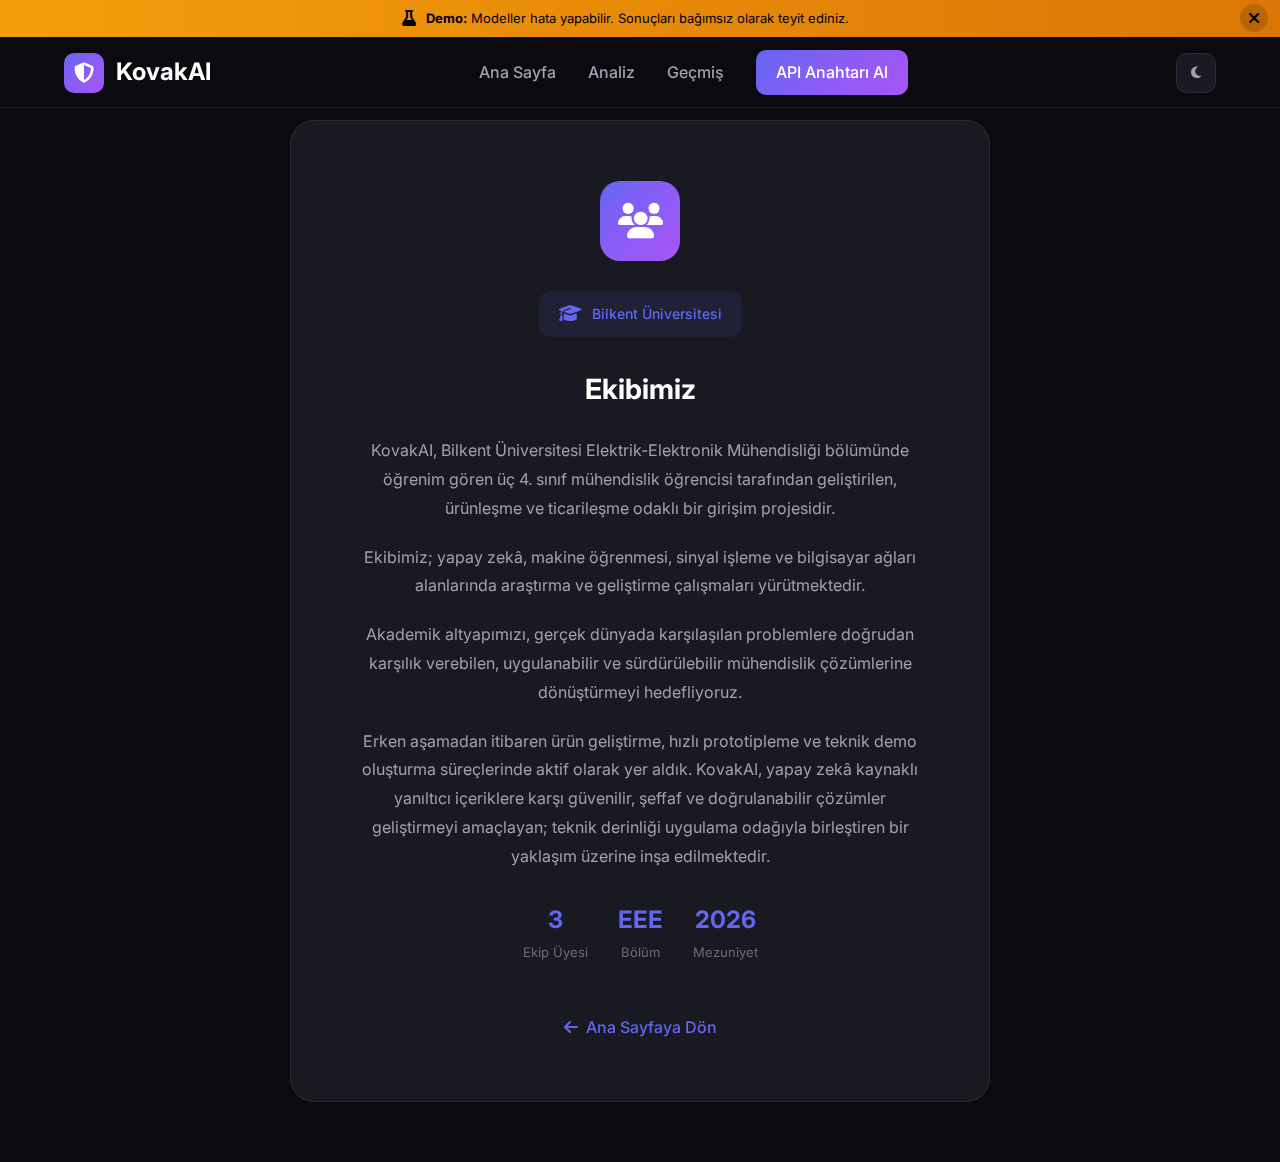
<file: about.html>
<!DOCTYPE html>
<html lang="tr">
<head>
    <meta charset="UTF-8">
    <meta name="viewport" content="width=device-width, initial-scale=1.0">
    <title>Hakkımızda - KovakAI</title>
    <link rel="stylesheet" href="css/style.css">
    <link rel="stylesheet" href="https://cdnjs.cloudflare.com/ajax/libs/font-awesome/6.5.1/css/all.min.css">
    <link href="https://fonts.googleapis.com/css2?family=Inter:wght@300;400;500;600;700;800&display=swap" rel="stylesheet">
    <style>
        .about-page {
            min-height: 100vh;
            position: relative;
            display: flex;
            align-items: center;
            justify-content: center;
            padding: 120px 20px 60px;
        }
        .about-bg {
            position: absolute;
            top: 0;
            left: 0;
            right: 0;
            bottom: 0;
            background: url('https://lh4.googleusercontent.com/7kgMaRGf5UpcM7-tADmWOZlm9VE-6R45p8DRqVkPM7Tro9U6oL8hYj8EjLu7qXt8Xvi9hN18iB5i1bvwb7RVuBw9smQcKV2x_WcGuesu7TKpsfh1I8YbQ8-pzE9DIr3JAJoNksGJi_uaMRJGcQ') center/cover no-repeat;
            opacity: 0.15;
            z-index: 0;
        }
        .about-bg::after {
            content: '';
            position: absolute;
            top: 0;
            left: 0;
            right: 0;
            bottom: 0;
            background: linear-gradient(180deg, var(--bg-primary) 0%, transparent 30%, transparent 70%, var(--bg-primary) 100%);
        }
        .about-card {
            position: relative;
            z-index: 1;
            background: rgba(26, 26, 36, 0.95);
            border: 1px solid var(--border-color);
            border-radius: 24px;
            padding: 60px;
            max-width: 700px;
            text-align: center;
            backdrop-filter: blur(10px);
        }
        [data-theme="light"] .about-card {
            background: rgba(255, 255, 255, 0.95);
        }
        .about-icon {
            width: 80px;
            height: 80px;
            background: var(--accent-gradient);
            border-radius: 20px;
            display: flex;
            align-items: center;
            justify-content: center;
            margin: 0 auto 30px;
            font-size: 36px;
            color: white;
        }
        .about-card h1 {
            font-size: 28px;
            margin-bottom: 24px;
            color: var(--text-primary);
        }
        .about-card p {
            color: var(--text-secondary);
            line-height: 1.8;
            margin-bottom: 20px;
            font-size: 16px;
        }
        .university-badge {
            display: inline-flex;
            align-items: center;
            gap: 10px;
            background: rgba(99, 102, 241, 0.1);
            color: var(--accent-primary);
            padding: 12px 20px;
            border-radius: 12px;
            font-size: 14px;
            font-weight: 500;
            margin-bottom: 30px;
        }
        .university-badge i {
            font-size: 18px;
        }
        .team-info {
            display: flex;
            justify-content: center;
            gap: 30px;
            margin: 30px 0;
            flex-wrap: wrap;
        }
        .team-stat {
            text-align: center;
        }
        .team-stat-value {
            display: block;
            font-size: 24px;
            font-weight: 700;
            color: var(--accent-primary);
        }
        .team-stat-label {
            font-size: 13px;
            color: var(--text-muted);
        }
        .back-link {
            display: inline-flex;
            align-items: center;
            gap: 8px;
            color: var(--accent-primary);
            text-decoration: none;
            font-weight: 500;
            margin-top: 20px;
        }
        .back-link:hover {
            text-decoration: underline;
        }
    </style>
</head>
<body>
    <!-- Demo Disclaimer Banner -->
    <div class="demo-banner" id="demoBanner">
        <i class="fas fa-flask"></i>
        <span><strong>Demo:</strong> Modeller hata yapabilir. Sonuçları bağımsız olarak teyit ediniz.</span>
        <button class="banner-close" id="bannerClose" aria-label="Kapat"><i class="fas fa-times"></i></button>
    </div>

    <!-- Navigation -->
    <nav class="navbar">
        <div class="nav-container">
            <a href="index.html" class="logo">
                <div class="logo-icon">
                    <i class="fas fa-shield-halved"></i>
                </div>
                <span>KovakAI</span>
            </a>
            <div class="nav-links">
                <a href="index.html">Ana Sayfa</a>
                <a href="analyze.html">Analiz</a>
                <a href="history.html">Geçmiş</a>
                <a href="api.html" class="nav-btn">API Anahtarı Al</a>
            </div>
            <button class="theme-toggle" id="themeToggle">
                <i class="fas fa-moon"></i>
            </button>
        </div>
    </nav>

    <section class="about-page">
        <div class="about-bg"></div>
        <div class="about-card">
            <div class="about-icon">
                <i class="fas fa-users"></i>
            </div>
            <div class="university-badge">
                <i class="fas fa-graduation-cap"></i>
                Bilkent Üniversitesi
            </div>
            <h1>Ekibimiz</h1>
            <p>
                KovakAI, Bilkent Üniversitesi Elektrik-Elektronik Mühendisliği bölümünde öğrenim gören üç 4. sınıf mühendislik öğrencisi tarafından geliştirilen, ürünleşme ve ticarileşme odaklı bir girişim projesidir.
            </p>
            <p>
                Ekibimiz; yapay zekâ, makine öğrenmesi, sinyal işleme ve bilgisayar ağları alanlarında araştırma ve geliştirme çalışmaları yürütmektedir.
            </p>
            <p>
                Akademik altyapımızı, gerçek dünyada karşılaşılan problemlere doğrudan karşılık verebilen, uygulanabilir ve sürdürülebilir mühendislik çözümlerine dönüştürmeyi hedefliyoruz.
            </p>
            <p>
                Erken aşamadan itibaren ürün geliştirme, hızlı prototipleme ve teknik demo oluşturma süreçlerinde aktif olarak yer aldık. KovakAI, yapay zekâ kaynaklı yanıltıcı içeriklere karşı güvenilir, şeffaf ve doğrulanabilir çözümler geliştirmeyi amaçlayan; teknik derinliği uygulama odağıyla birleştiren bir yaklaşım üzerine inşa edilmektedir.
            </p>
            <div class="team-info">
                <div class="team-stat">
                    <span class="team-stat-value">3</span>
                    <span class="team-stat-label">Ekip Üyesi</span>
                </div>
                <div class="team-stat">
                    <span class="team-stat-value">EEE</span>
                    <span class="team-stat-label">Bölüm</span>
                </div>
                <div class="team-stat">
                    <span class="team-stat-value">2026</span>
                    <span class="team-stat-label">Mezuniyet</span>
                </div>
            </div>
            <a href="index.html" class="back-link">
                <i class="fas fa-arrow-left"></i>
                Ana Sayfaya Dön
            </a>
        </div>
    </section>

    <script src="js/main.js"></script>
</body>
</html>
</file>
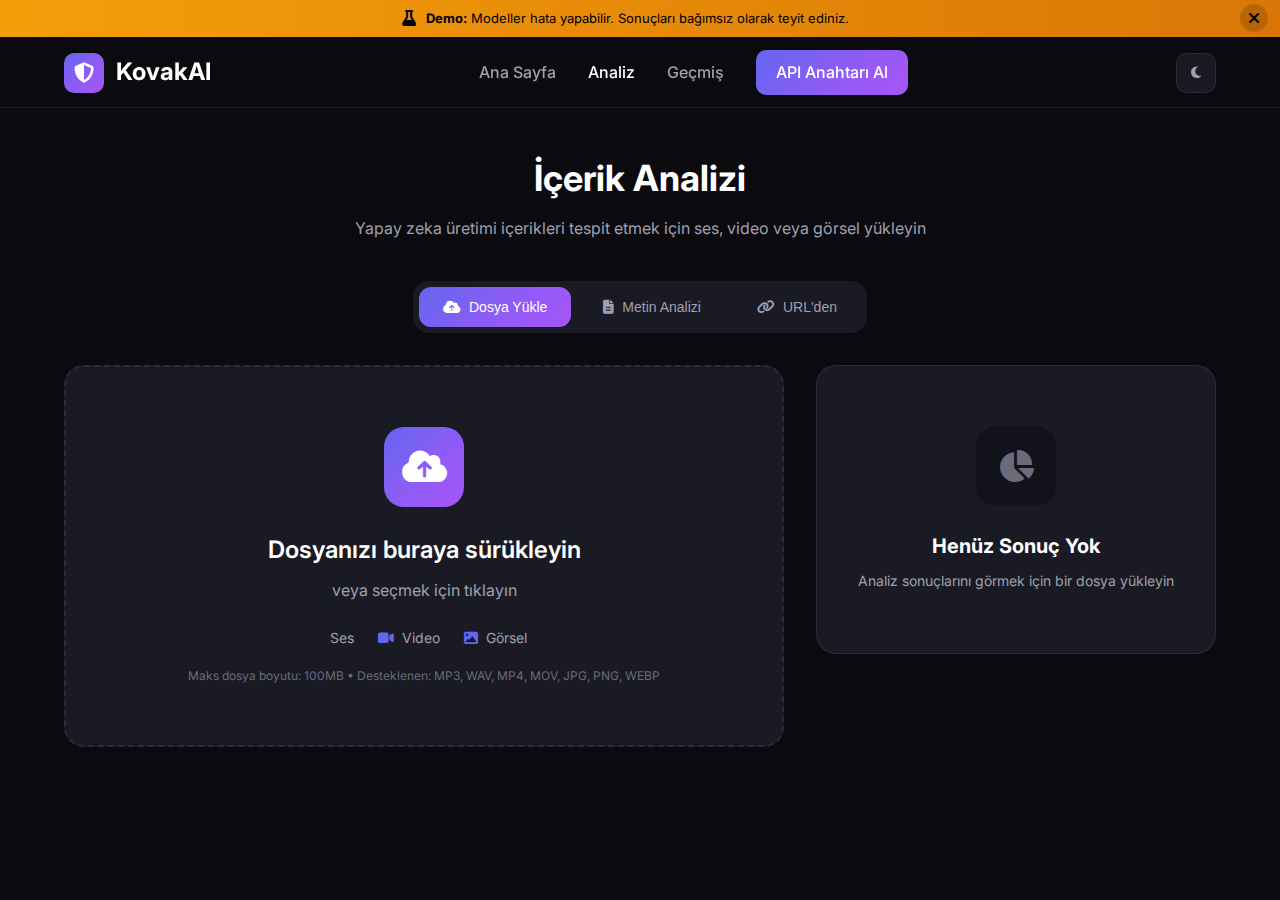
<file: analyze.html>
<!DOCTYPE html>
<html lang="en">
<head>
    <meta charset="UTF-8">
    <meta name="viewport" content="width=device-width, initial-scale=1.0">
    <title>Analiz - KovakAI</title>
    <link rel="stylesheet" href="css/style.css">
    <link rel="stylesheet" href="css/analyze.css">
    <link rel="stylesheet" href="https://cdnjs.cloudflare.com/ajax/libs/font-awesome/6.5.1/css/all.min.css">
    <link href="https://fonts.googleapis.com/css2?family=Inter:wght@300;400;500;600;700;800&display=swap" rel="stylesheet">
</head>
<body>
    <!-- Demo Disclaimer Banner -->
    <div class="demo-banner" id="demoBanner">
        <i class="fas fa-flask"></i>
        <span><strong>Demo:</strong> Modeller hata yapabilir. Sonuçları bağımsız olarak teyit ediniz.</span>
        <button class="banner-close" id="bannerClose" aria-label="Kapat"><i class="fas fa-times"></i></button>
    </div>

    <!-- Navigation -->
    <nav class="navbar">
        <div class="nav-container">
            <a href="index.html" class="logo">
                <div class="logo-icon">
                    <i class="fas fa-shield-halved"></i>
                </div>
                <span>KovakAI</span>
            </a>
            <div class="nav-links">
                <a href="index.html">Ana Sayfa</a>
                <a href="analyze.html" class="active">Analiz</a>
                <a href="history.html">Geçmiş</a>
                <a href="api.html" class="nav-btn">API Anahtarı Al</a>
            </div>
            <button class="theme-toggle" id="themeToggle">
                <i class="fas fa-moon"></i>
            </button>
        </div>
    </nav>

    <main class="analyze-page">
        <div class="container">
            <!-- Page Header -->
            <div class="page-header">
                <h1>İçerik Analizi</h1>
                <p>Yapay zeka üretimi içerikleri tespit etmek için ses, video veya görsel yükleyin</p>
            </div>

            <!-- Tab Navigation -->
            <div class="tabs">
                <button class="tab active" data-tab="upload">
                    <i class="fas fa-cloud-arrow-up"></i>
                    Dosya Yükle
                </button>
                <button class="tab" data-tab="text">
                    <i class="fas fa-file-lines"></i>
                    Metin Analizi
                </button>
                <button class="tab" data-tab="url">
                    <i class="fas fa-link"></i>
                    URL'den
                </button>
            </div>

            <!-- Upload Tab -->
            <div class="tab-content active" id="uploadTab">
                <div class="analyze-grid">
                    <!-- Left Column: Upload/Preview -->
                    <div class="analyze-left">
                        <!-- Upload Zone -->
                        <div class="upload-zone" id="uploadZone">
                            <input type="file" id="fileInput" accept="audio/*,video/*,image/*" hidden>
                            <div class="upload-content" id="uploadContent">
                                <div class="upload-icon">
                                    <i class="fas fa-cloud-arrow-up"></i>
                                </div>
                                <h3>Dosyanızı buraya sürükleyin</h3>
                                <p>veya seçmek için tıklayın</p>
                                <div class="upload-formats">
                                    <span><i class="fas fa-waveform-lines"></i> Ses</span>
                                    <span><i class="fas fa-video"></i> Video</span>
                                    <span><i class="fas fa-image"></i> Görsel</span>
                                </div>
                                <div class="upload-limits">
                                    Maks dosya boyutu: 100MB • Desteklenen: MP3, WAV, MP4, MOV, JPG, PNG, WEBP
                                </div>
                            </div>
                        </div>

                        <!-- Preview Section -->
                        <div class="preview-section" id="previewSection" style="display: none;">
                            <div class="preview-header">
                                <div class="file-info">
                                    <span class="file-name" id="fileName">filename.mp4</span>
                                    <span class="file-meta">
                                        <span id="fileSize">2.4 MB</span> • 
                                        <span id="fileType">Video</span>
                                    </span>
                                </div>
                                <button class="btn-icon" onclick="resetAnalysis()" title="Remove file">
                                    <i class="fas fa-times"></i>
                                </button>
                            </div>
                            <div class="preview-content" id="previewContent">
                                <!-- Dynamic content based on file type -->
                            </div>
                        </div>

                        <!-- Progress Section -->
                        <div class="progress-section" id="progressSection" style="display: none;">
                            <div class="progress-header">
                                <i class="fas fa-microchip"></i>
                                <span id="progressStatus">Analyzing...</span>
                            </div>
                            <div class="progress-bar">
                                <div class="progress-fill" id="progressFill"></div>
                            </div>
                            <div class="progress-info">
                                <span id="progressPercent">0%</span>
                                <span class="progress-eta">Estimated: ~5s</span>
                            </div>
                        </div>
                    </div>

                    <!-- Right Column: Results -->
                    <div class="analyze-right">
                        <div class="result-section" id="resultSection" style="display: none;">
                            <!-- Main Result Card -->
                            <div class="result-card main-result">
                                <div class="result-header">
                                    <h3>Tespit Sonucu</h3>
                                    <span class="result-badge" id="modelVersion">kovak-v2.1</span>
                                </div>
                                
                                <div class="risk-gauge-container">
                                    <div class="risk-gauge" id="riskGauge">
                                        <div class="gauge-inner">
                                            <span class="risk-score" id="riskScore">0</span>
                                            <span class="risk-text">Risk Skoru</span>
                                        </div>
                                    </div>
                                    <div class="risk-label" id="riskLabel">ANALİZ EDİLİYOR...</div>
                                </div>

                                <div class="confidence-section">
                                    <div class="confidence-header">
                                        <span>Model Güvenilirliği</span>
                                        <span id="confidenceValue">0%</span>
                                    </div>
                                    <div class="confidence-bar-container">
                                        <div class="confidence-bar" id="confidenceBar"></div>
                                    </div>
                                </div>
                            </div>

                            <!-- Signals Card -->
                            <div class="result-card signals-card">
                                <div class="result-header">
                                    <h3>Anahtar Sinyaller</h3>
                                    <span class="signals-count" id="signalsCount">0 tespit edildi</span>
                                </div>
                                <div class="signals-list" id="signalsList">
                                    <!-- Dynamic signals -->
                                </div>
                            </div>

                            <!-- Actions -->
                            <div class="result-actions">
                                <button class="btn btn-primary" onclick="downloadReport()">
                                    <i class="fas fa-download"></i>
                                    Raporu İndir
                                </button>
                                <button class="btn btn-secondary" onclick="shareResult()">
                                    <i class="fas fa-share-nodes"></i>
                                    Paylaş
                                </button>
                                <button class="btn btn-secondary" onclick="resetAnalysis()">
                                    <i class="fas fa-redo"></i>
                                    Yeni Analiz
                                </button>
                            </div>
                        </div>

                        <!-- Empty State -->
                        <div class="empty-result" id="emptyResult">
                            <div class="empty-icon">
                                <i class="fas fa-chart-pie"></i>
                            </div>
                            <h3>Henüz Sonuç Yok</h3>
                            <p>Analiz sonuçlarını görmek için bir dosya yükleyin</p>
                        </div>
                    </div>
                </div>
            </div>

            <!-- Text Tab -->
            <div class="tab-content" id="textTab">
                <div class="text-analyze-container">
                    <div class="text-input-section">
                        <h3>Analiz Edilecek Metni Yapıştırın</h3>
                        <textarea id="textInput" placeholder="Yapay zeka üretimi olup olmadığını analiz etmek istediğiniz metni buraya yapıştırın..."></textarea>
                        <div class="text-actions">
                            <span class="char-count"><span id="charCount">0</span> / 10.000 karakter</span>
                            <button class="btn btn-primary" onclick="analyzeText()">
                                <i class="fas fa-microchip"></i>
                                Metni Analiz Et
                            </button>
                        </div>
                    </div>

                    <div class="text-result-section" id="textResult" style="display: none;">
                        <div class="result-card">
                            <div class="result-header">
                                <h3>Metin Analiz Sonucu</h3>
                            </div>
                            <div class="text-scores">
                                <div class="text-score-item">
                                    <span class="score-value" id="textRiskScore">0</span>
                                    <span class="score-label">YZ Olasılığı</span>
                                </div>
                                <div class="text-score-item">
                                    <span class="score-value" id="textPerplexity">0</span>
                                    <span class="score-label">Perplexity</span>
                                </div>
                                <div class="text-score-item">
                                    <span class="score-value" id="textBurstiness">0</span>
                                    <span class="score-label">Burstiness</span>
                                </div>
                            </div>
                        </div>
                        
                        <div class="result-card">
                            <div class="result-header">
                                <h3>Cümle Analizi</h3>
                                <div class="legend">
                                    <span class="legend-item ai-high"><i class="fas fa-circle"></i> Yüksek YZ</span>
                                    <span class="legend-item ai-medium"><i class="fas fa-circle"></i> Orta</span>
                                    <span class="legend-item ai-low"><i class="fas fa-circle"></i> Düşük YZ</span>
                                </div>
                            </div>
                            <div class="highlighted-text" id="highlightedText">
                                <!-- Highlighted sentences will appear here -->
                            </div>
                        </div>
                    </div>
                </div>
            </div>

            <!-- URL Tab -->
            <div class="tab-content" id="urlTab">
                <div class="url-analyze-container">
                    <div class="url-input-section">
                        <h3>URL'den Analiz Et</h3>
                        <p>Ses, video veya görsel dosyasına doğrudan bağlantı girin</p>
                        <div class="url-input-wrapper">
                            <i class="fas fa-link"></i>
                            <input type="url" id="urlInput" placeholder="https://ornek.com/medya/dosya.mp4">
                            <button class="btn btn-primary" onclick="analyzeUrl()">
                                <i class="fas fa-arrow-right"></i>
                            </button>
                        </div>
                        <div class="url-examples">
                            <span>Desteklenen kaynaklar:</span>
                            <div class="source-badges">
                                <span class="source-badge"><i class="fab fa-youtube"></i> YouTube</span>
                                <span class="source-badge"><i class="fab fa-twitter"></i> Twitter</span>
                                <span class="source-badge"><i class="fas fa-globe"></i> Doğrudan Link</span>
                            </div>
                        </div>
                    </div>
                </div>
            </div>
        </div>
    </main>

    <script src="js/main.js"></script>
    <script>
        // Tab switching
        const tabs = document.querySelectorAll('.tab');
        const tabContents = document.querySelectorAll('.tab-content');

        tabs.forEach(tab => {
            tab.addEventListener('click', () => {
                const targetTab = tab.dataset.tab;
                
                tabs.forEach(t => t.classList.remove('active'));
                tab.classList.add('active');
                
                tabContents.forEach(content => {
                    content.classList.remove('active');
                    if (content.id === targetTab + 'Tab') {
                        content.classList.add('active');
                    }
                });
            });
        });

        // Character count for text input
        const textInput = document.getElementById('textInput');
        const charCount = document.getElementById('charCount');
        
        textInput?.addEventListener('input', () => {
            charCount.textContent = textInput.value.length;
        });

        // Download report (mock)
        function downloadReport() {
            alert('Rapor indirildi! (Demo)');
        }

        // Share result (mock)
        function shareResult() {
            if (navigator.share) {
                navigator.share({
                    title: 'KovakAI Analiz Sonucu',
                    text: 'Bu yapay zeka içerik tespit sonucuna göz atın',
                    url: window.location.href
                });
            } else {
                navigator.clipboard.writeText(window.location.href);
                alert('Link panoya kopyalandı!');
            }
        }

        // Analyze URL (mock)
        function analyzeUrl() {
            const urlInput = document.getElementById('urlInput');
            if (!urlInput.value) {
                alert('Lütfen bir URL girin');
                return;
            }
            alert('URL analizi yakında! Şimdilik dosyayı indirip yükleyebilirsiniz.');
        }
    </script>
</body>
</html>
</file>
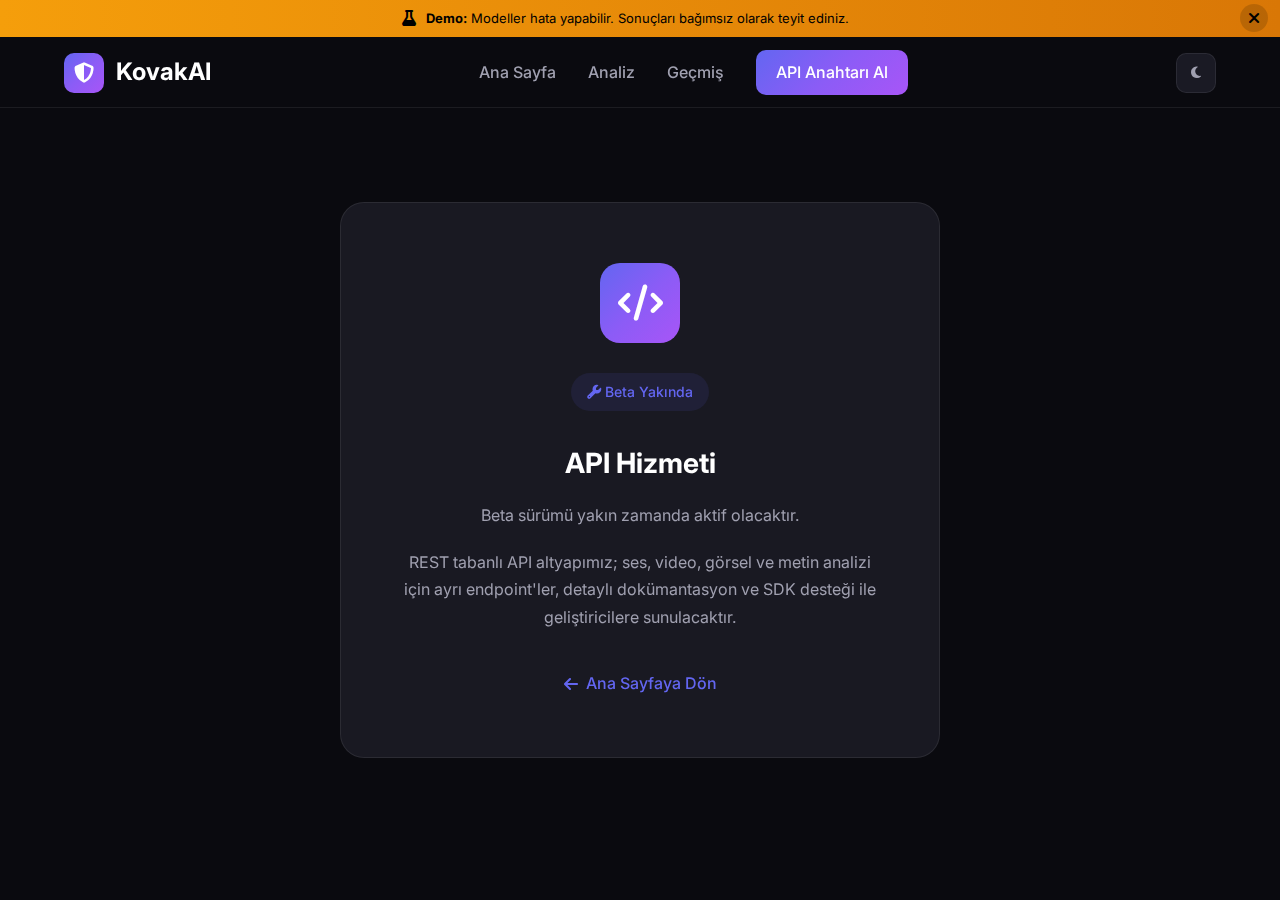
<file: api.html>
<!DOCTYPE html>
<html lang="tr">
<head>
    <meta charset="UTF-8">
    <meta name="viewport" content="width=device-width, initial-scale=1.0">
    <title>API - KovakAI</title>
    <link rel="stylesheet" href="css/style.css">
    <link rel="stylesheet" href="https://cdnjs.cloudflare.com/ajax/libs/font-awesome/6.5.1/css/all.min.css">
    <link href="https://fonts.googleapis.com/css2?family=Inter:wght@300;400;500;600;700;800&display=swap" rel="stylesheet">
    <style>
        .info-page {
            min-height: 100vh;
            position: relative;
            display: flex;
            align-items: center;
            justify-content: center;
            padding: 120px 20px 60px;
        }
        .info-bg {
            position: absolute;
            top: 0;
            left: 0;
            right: 0;
            bottom: 0;
            background: url('https://lh4.googleusercontent.com/7kgMaRGf5UpcM7-tADmWOZlm9VE-6R45p8DRqVkPM7Tro9U6oL8hYj8EjLu7qXt8Xvi9hN18iB5i1bvwb7RVuBw9smQcKV2x_WcGuesu7TKpsfh1I8YbQ8-pzE9DIr3JAJoNksGJi_uaMRJGcQ') center/cover no-repeat;
            opacity: 0.12;
            z-index: 0;
        }
        .info-bg::after {
            content: '';
            position: absolute;
            top: 0;
            left: 0;
            right: 0;
            bottom: 0;
            background: linear-gradient(180deg, var(--bg-primary) 0%, transparent 30%, transparent 70%, var(--bg-primary) 100%);
        }
        .info-card {
            position: relative;
            z-index: 1;
            background: rgba(26, 26, 36, 0.95);
            border: 1px solid var(--border-color);
            border-radius: 24px;
            padding: 60px;
            max-width: 600px;
            text-align: center;
            backdrop-filter: blur(10px);
        }
        [data-theme="light"] .info-card {
            background: rgba(255, 255, 255, 0.95);
        }
        .info-icon {
            width: 80px;
            height: 80px;
            background: var(--accent-gradient);
            border-radius: 20px;
            display: flex;
            align-items: center;
            justify-content: center;
            margin: 0 auto 30px;
            font-size: 36px;
            color: white;
        }
        .info-card h1 {
            font-size: 28px;
            margin-bottom: 16px;
            color: var(--text-primary);
        }
        .info-card p {
            color: var(--text-secondary);
            line-height: 1.7;
            margin-bottom: 20px;
        }
        .info-badge {
            display: inline-block;
            background: rgba(99, 102, 241, 0.1);
            color: var(--accent-primary);
            padding: 8px 16px;
            border-radius: 20px;
            font-size: 14px;
            font-weight: 500;
            margin-bottom: 30px;
        }
        .back-link {
            display: inline-flex;
            align-items: center;
            gap: 8px;
            color: var(--accent-primary);
            text-decoration: none;
            font-weight: 500;
            margin-top: 20px;
        }
        .back-link:hover {
            text-decoration: underline;
        }
    </style>
</head>
<body>
    <!-- Demo Disclaimer Banner -->
    <div class="demo-banner" id="demoBanner">
        <i class="fas fa-flask"></i>
        <span><strong>Demo:</strong> Modeller hata yapabilir. Sonuçları bağımsız olarak teyit ediniz.</span>
        <button class="banner-close" id="bannerClose" aria-label="Kapat"><i class="fas fa-times"></i></button>
    </div>

    <!-- Navigation -->
    <nav class="navbar">
        <div class="nav-container">
            <a href="index.html" class="logo">
                <div class="logo-icon">
                    <i class="fas fa-shield-halved"></i>
                </div>
                <span>KovakAI</span>
            </a>
            <div class="nav-links">
                <a href="index.html">Ana Sayfa</a>
                <a href="analyze.html">Analiz</a>
                <a href="history.html">Geçmiş</a>
                <a href="api.html" class="nav-btn active">API Anahtarı Al</a>
            </div>
            <button class="theme-toggle" id="themeToggle">
                <i class="fas fa-moon"></i>
            </button>
        </div>
    </nav>

    <section class="info-page">
        <div class="info-bg"></div>
        <div class="info-card">
            <div class="info-icon">
                <i class="fas fa-code"></i>
            </div>
            <span class="info-badge"><i class="fas fa-wrench"></i> Beta Yakında</span>
            <h1>API Hizmeti</h1>
            <p>
                Beta sürümü yakın zamanda aktif olacaktır.
            </p>
            <p>
                REST tabanlı API altyapımız; ses, video, görsel ve metin analizi için ayrı endpoint'ler, detaylı dokümantasyon ve SDK desteği ile geliştiricilere sunulacaktır.
            </p>
            <a href="index.html" class="back-link">
                <i class="fas fa-arrow-left"></i>
                Ana Sayfaya Dön
            </a>
        </div>
    </section>

    <script src="js/main.js"></script>
</body>
</html>
</file>
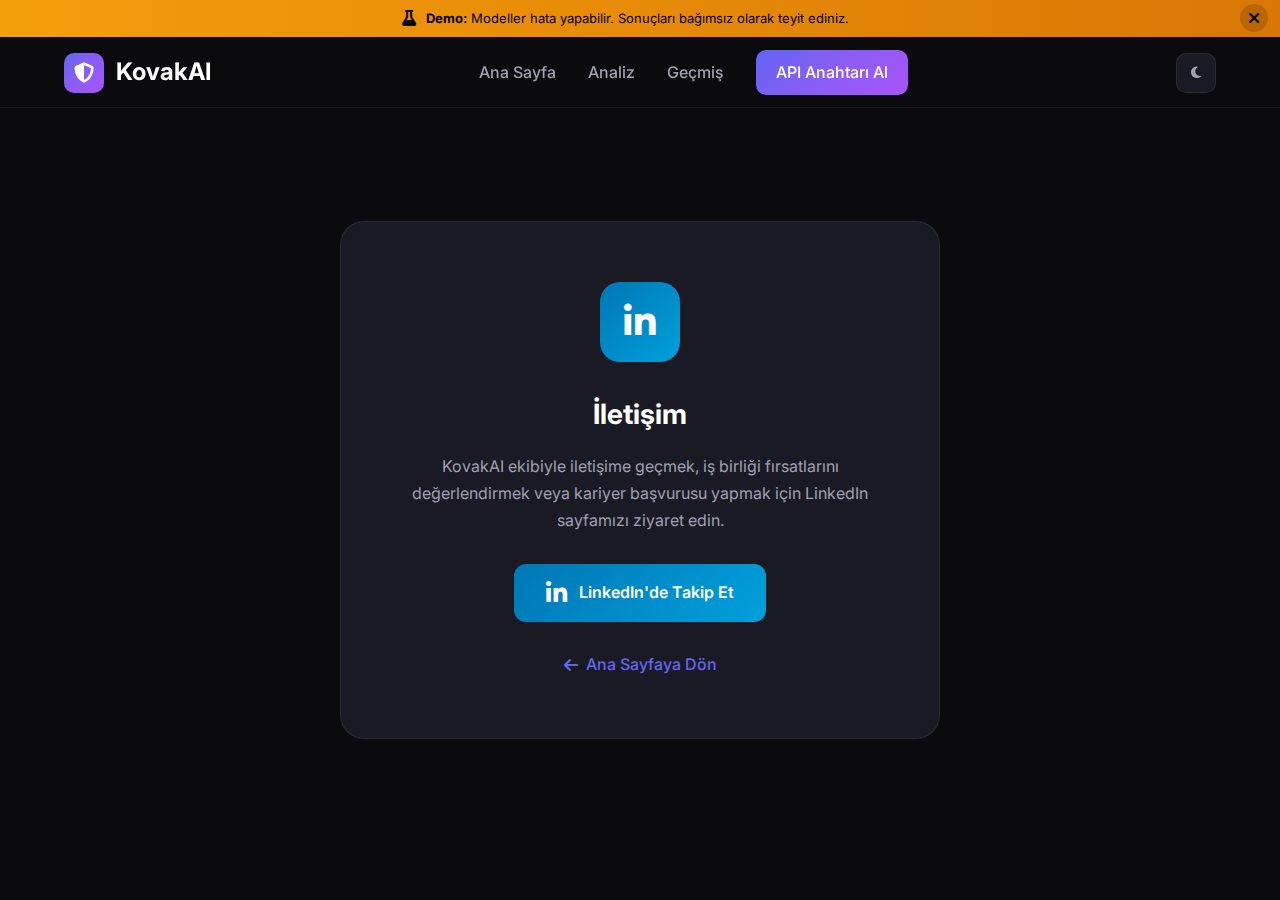
<file: contact.html>
<!DOCTYPE html>
<html lang="tr">
<head>
    <meta charset="UTF-8">
    <meta name="viewport" content="width=device-width, initial-scale=1.0">
    <title>İletişim - KovakAI</title>
    <link rel="stylesheet" href="css/style.css">
    <link rel="stylesheet" href="https://cdnjs.cloudflare.com/ajax/libs/font-awesome/6.5.1/css/all.min.css">
    <link href="https://fonts.googleapis.com/css2?family=Inter:wght@300;400;500;600;700;800&display=swap" rel="stylesheet">
    <style>
        .info-page {
            min-height: 100vh;
            display: flex;
            align-items: center;
            justify-content: center;
            padding: 120px 20px 60px;
        }
        .info-card {
            background: var(--bg-card);
            border: 1px solid var(--border-color);
            border-radius: 24px;
            padding: 60px;
            max-width: 600px;
            text-align: center;
        }
        .info-icon {
            width: 80px;
            height: 80px;
            background: linear-gradient(135deg, #0077b5 0%, #00a0dc 100%);
            border-radius: 20px;
            display: flex;
            align-items: center;
            justify-content: center;
            margin: 0 auto 30px;
            font-size: 36px;
            color: white;
        }
        .info-card h1 {
            font-size: 28px;
            margin-bottom: 16px;
            color: var(--text-primary);
        }
        .info-card p {
            color: var(--text-secondary);
            line-height: 1.7;
            margin-bottom: 30px;
        }
        .linkedin-btn {
            display: inline-flex;
            align-items: center;
            gap: 12px;
            background: linear-gradient(135deg, #0077b5 0%, #00a0dc 100%);
            color: white;
            padding: 16px 32px;
            border-radius: 12px;
            text-decoration: none;
            font-weight: 600;
            font-size: 16px;
            transition: transform 0.2s, box-shadow 0.2s;
        }
        .linkedin-btn:hover {
            transform: translateY(-2px);
            box-shadow: 0 8px 25px rgba(0, 119, 181, 0.4);
        }
        .linkedin-btn i {
            font-size: 24px;
        }
        .back-link {
            display: inline-flex;
            align-items: center;
            gap: 8px;
            color: var(--accent-primary);
            text-decoration: none;
            font-weight: 500;
            margin-top: 30px;
        }
        .back-link:hover {
            text-decoration: underline;
        }
    </style>
</head>
<body>
    <!-- Demo Disclaimer Banner -->
    <div class="demo-banner" id="demoBanner">
        <i class="fas fa-flask"></i>
        <span><strong>Demo:</strong> Modeller hata yapabilir. Sonuçları bağımsız olarak teyit ediniz.</span>
        <button class="banner-close" id="bannerClose" aria-label="Kapat"><i class="fas fa-times"></i></button>
    </div>

    <!-- Navigation -->
    <nav class="navbar">
        <div class="nav-container">
            <a href="index.html" class="logo">
                <div class="logo-icon">
                    <i class="fas fa-shield-halved"></i>
                </div>
                <span>KovakAI</span>
            </a>
            <div class="nav-links">
                <a href="index.html">Ana Sayfa</a>
                <a href="analyze.html">Analiz</a>
                <a href="history.html">Geçmiş</a>
                <a href="api.html" class="nav-btn">API Anahtarı Al</a>
            </div>
            <button class="theme-toggle" id="themeToggle">
                <i class="fas fa-moon"></i>
            </button>
        </div>
    </nav>

    <section class="info-page">
        <div class="info-card">
            <div class="info-icon">
                <i class="fab fa-linkedin-in"></i>
            </div>
            <h1>İletişim</h1>
            <p>
                KovakAI ekibiyle iletişime geçmek, iş birliği fırsatlarını değerlendirmek veya kariyer başvurusu yapmak için LinkedIn sayfamızı ziyaret edin.
            </p>
            <a href="https://www.linkedin.com/company/kovakai" target="_blank" rel="noopener" class="linkedin-btn">
                <i class="fab fa-linkedin-in"></i>
                LinkedIn'de Takip Et
            </a>
            <br>
            <a href="index.html" class="back-link">
                <i class="fas fa-arrow-left"></i>
                Ana Sayfaya Dön
            </a>
        </div>
    </section>

    <script src="js/main.js"></script>
</body>
</html>
</file>
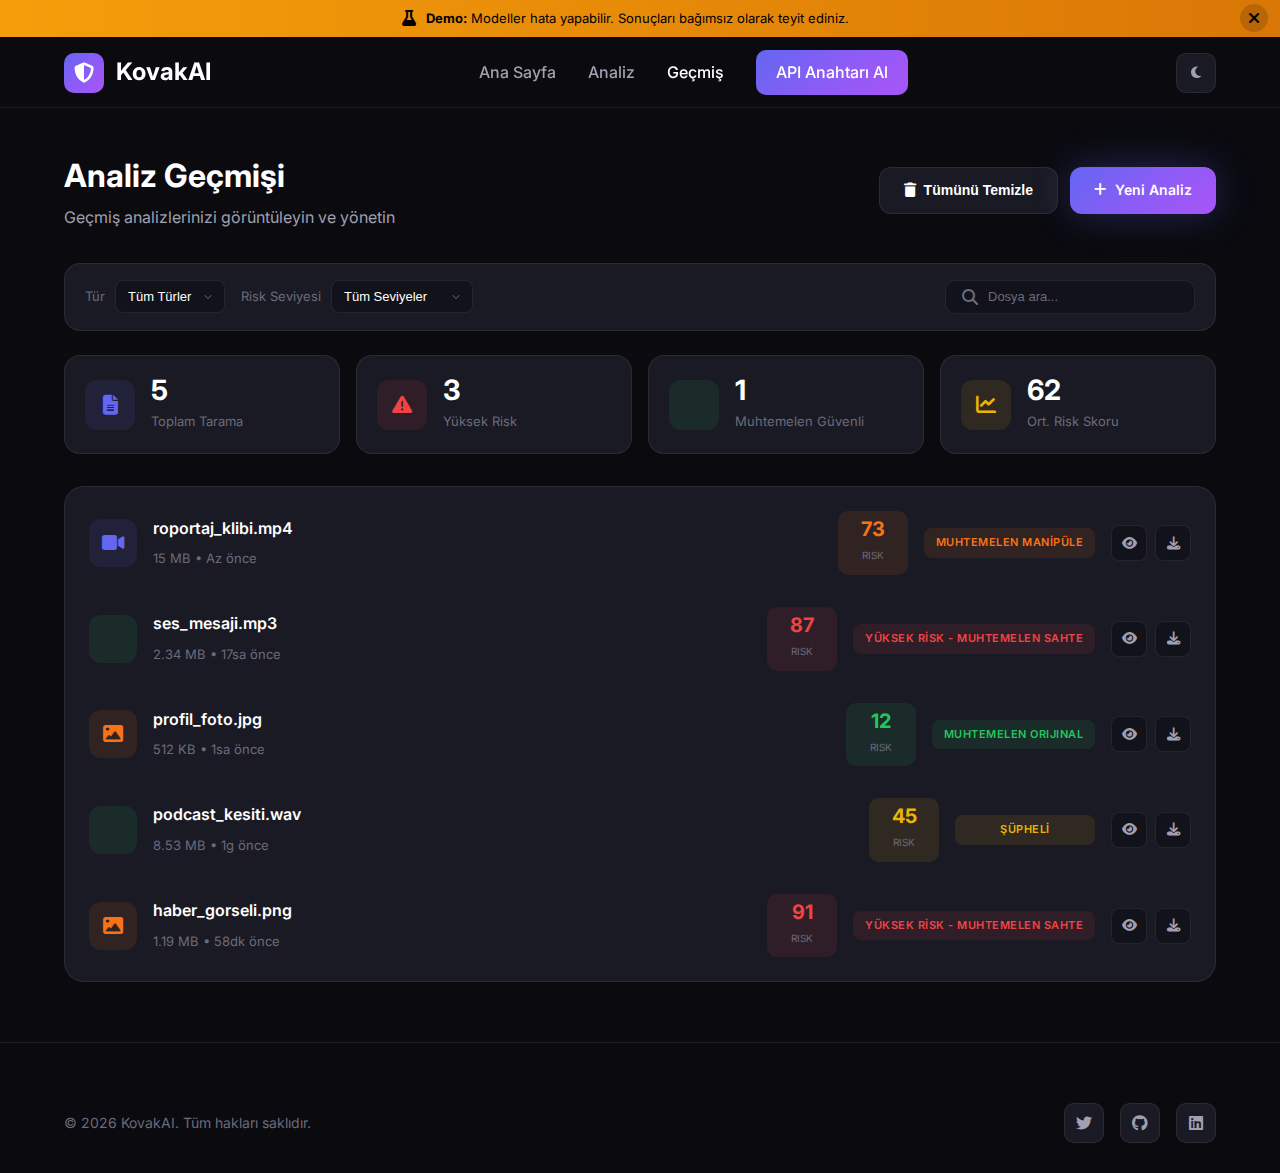
<file: history.html>
<!DOCTYPE html>
<html lang="en">
<head>
    <meta charset="UTF-8">
    <meta name="viewport" content="width=device-width, initial-scale=1.0">
    <title>Geçmiş - KovakAI</title>
    <link rel="stylesheet" href="css/style.css">
    <link rel="stylesheet" href="css/history.css">
    <link rel="stylesheet" href="https://cdnjs.cloudflare.com/ajax/libs/font-awesome/6.5.1/css/all.min.css">
    <link href="https://fonts.googleapis.com/css2?family=Inter:wght@300;400;500;600;700;800&display=swap" rel="stylesheet">
</head>
<body>
    <!-- Demo Disclaimer Banner -->
    <div class="demo-banner" id="demoBanner">
        <i class="fas fa-flask"></i>
        <span><strong>Demo:</strong> Modeller hata yapabilir. Sonuçları bağımsız olarak teyit ediniz.</span>
        <button class="banner-close" id="bannerClose" aria-label="Kapat"><i class="fas fa-times"></i></button>
    </div>

    <!-- Navigation -->
    <nav class="navbar">
        <div class="nav-container">
            <a href="index.html" class="logo">
                <div class="logo-icon">
                    <i class="fas fa-shield-halved"></i>
                </div>
                <span>KovakAI</span>
            </a>
            <div class="nav-links">
                <a href="index.html">Ana Sayfa</a>
                <a href="analyze.html">Analiz</a>
                <a href="history.html" class="active">Geçmiş</a>
                <a href="api.html" class="nav-btn">API Anahtarı Al</a>
            </div>
            <button class="theme-toggle" id="themeToggle">
                <i class="fas fa-moon"></i>
            </button>
        </div>
    </nav>

    <main class="history-page">
        <div class="container">
            <!-- Page Header -->
            <div class="page-header">
                <div class="header-content">
                    <h1>Analiz Geçmişi</h1>
                    <p>Geçmiş analizlerinizi görüntüleyin ve yönetin</p>
                </div>
                <div class="header-actions">
                    <button class="btn btn-secondary" onclick="clearHistory()">
                        <i class="fas fa-trash"></i>
                        Tümünü Temizle
                    </button>
                    <a href="analyze.html" class="btn btn-primary">
                        <i class="fas fa-plus"></i>
                        Yeni Analiz
                    </a>
                </div>
            </div>

            <!-- Filters -->
            <div class="filters-bar">
                <div class="filters-left">
                    <div class="filter-group">
                        <label>Tür</label>
                        <select id="filterType">
                            <option value="all">Tüm Türler</option>
                            <option value="audio">Ses</option>
                            <option value="video">Video</option>
                            <option value="image">Görsel</option>
                        </select>
                    </div>
                    <div class="filter-group">
                        <label>Risk Seviyesi</label>
                        <select id="filterRisk">
                            <option value="all">Tüm Seviyeler</option>
                            <option value="low">Düşük (0-30)</option>
                            <option value="medium">Orta (31-60)</option>
                            <option value="high">Yüksek (61-100)</option>
                        </select>
                    </div>
                </div>
                <div class="filters-right">
                    <div class="search-box">
                        <i class="fas fa-search"></i>
                        <input type="text" id="searchInput" placeholder="Dosya ara...">
                    </div>
                </div>
            </div>

            <!-- Stats Cards -->
            <div class="stats-grid">
                <div class="stat-card">
                    <div class="stat-icon total">
                        <i class="fas fa-file-lines"></i>
                    </div>
                    <div class="stat-info">
                        <span class="stat-number" id="totalScans">0</span>
                        <span class="stat-label">Toplam Tarama</span>
                    </div>
                </div>
                <div class="stat-card">
                    <div class="stat-icon high-risk">
                        <i class="fas fa-exclamation-triangle"></i>
                    </div>
                    <div class="stat-info">
                        <span class="stat-number" id="highRiskCount">0</span>
                        <span class="stat-label">Yüksek Risk</span>
                    </div>
                </div>
                <div class="stat-card">
                    <div class="stat-icon safe">
                        <i class="fas fa-shield-check"></i>
                    </div>
                    <div class="stat-info">
                        <span class="stat-number" id="safeCount">0</span>
                        <span class="stat-label">Muhtemelen Güvenli</span>
                    </div>
                </div>
                <div class="stat-card">
                    <div class="stat-icon avg">
                        <i class="fas fa-chart-line"></i>
                    </div>
                    <div class="stat-info">
                        <span class="stat-number" id="avgScore">0</span>
                        <span class="stat-label">Ort. Risk Skoru</span>
                    </div>
                </div>
            </div>

            <!-- History List -->
            <div class="history-container">
                <div class="history-list" id="historyList">
                    <!-- Dynamic content -->
                </div>

                <div class="empty-state" id="emptyState" style="display: none;">
                    <div class="empty-icon">
                        <i class="fas fa-inbox"></i>
                    </div>
                    <h3>Analiz Geçmişi Yok</h3>
                    <p>Geçmişinizi görmek için dosya analiz etmeye başlayın</p>
                    <a href="analyze.html" class="btn btn-primary">
                        <i class="fas fa-upload"></i>
                        İlk Dosyayı Analiz Et
                    </a>
                </div>
            </div>
        </div>
    </main>

    <!-- Footer -->
    <footer class="footer">
        <div class="container">
            <div class="footer-bottom" style="border-top: none; padding-top: 0;">
                <p>&copy; 2026 KovakAI. Tüm hakları saklıdır.</p>
                <div class="footer-social">
                    <a href="#"><i class="fab fa-twitter"></i></a>
                    <a href="#"><i class="fab fa-github"></i></a>
                    <a href="#"><i class="fab fa-linkedin"></i></a>
                </div>
            </div>
        </div>
    </footer>

    <script src="js/main.js"></script>
    <script>
        // Update stats
        function updateStats() {
            const history = JSON.parse(localStorage.getItem('kovakHistory') || '[]');
            
            document.getElementById('totalScans').textContent = history.length;
            document.getElementById('highRiskCount').textContent = history.filter(h => h.riskScore > 60).length;
            document.getElementById('safeCount').textContent = history.filter(h => h.riskScore <= 30).length;
            
            if (history.length > 0) {
                const avg = Math.round(history.reduce((sum, h) => sum + h.riskScore, 0) / history.length);
                document.getElementById('avgScore').textContent = avg;
            }
        }

        // Filter functionality
        document.getElementById('filterType')?.addEventListener('change', filterHistory);
        document.getElementById('filterRisk')?.addEventListener('change', filterHistory);
        document.getElementById('searchInput')?.addEventListener('input', filterHistory);

        function filterHistory() {
            const typeFilter = document.getElementById('filterType').value;
            const riskFilter = document.getElementById('filterRisk').value;
            const searchQuery = document.getElementById('searchInput').value.toLowerCase();
            
            const items = document.querySelectorAll('.history-item');
            
            items.forEach(item => {
                const type = item.querySelector('.history-icon').classList[1];
                const score = parseInt(item.querySelector('.score-value').textContent);
                const name = item.querySelector('.history-name').textContent.toLowerCase();
                
                let show = true;
                
                if (typeFilter !== 'all' && type !== typeFilter) show = false;
                
                if (riskFilter === 'low' && score > 30) show = false;
                if (riskFilter === 'medium' && (score <= 30 || score > 60)) show = false;
                if (riskFilter === 'high' && score <= 60) show = false;
                
                if (searchQuery && !name.includes(searchQuery)) show = false;
                
                item.style.display = show ? 'flex' : 'none';
            });
        }

        // Initialize
        document.addEventListener('DOMContentLoaded', () => {
            updateStats();
        });
    </script>
</body>
</html>
</file>
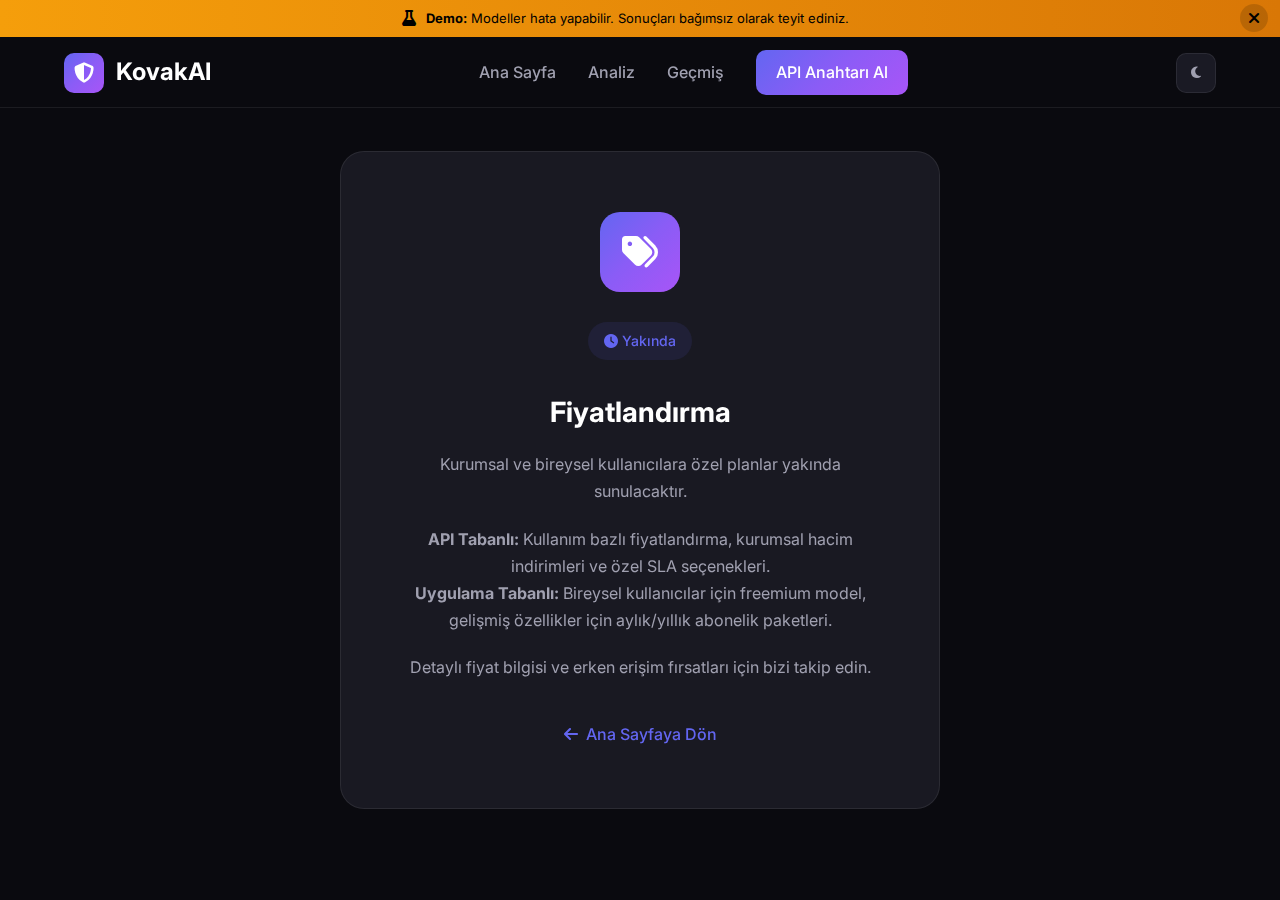
<file: pricing.html>
<!DOCTYPE html>
<html lang="tr">
<head>
    <meta charset="UTF-8">
    <meta name="viewport" content="width=device-width, initial-scale=1.0">
    <title>Fiyatlandırma - KovakAI</title>
    <link rel="stylesheet" href="css/style.css">
    <link rel="stylesheet" href="https://cdnjs.cloudflare.com/ajax/libs/font-awesome/6.5.1/css/all.min.css">
    <link href="https://fonts.googleapis.com/css2?family=Inter:wght@300;400;500;600;700;800&display=swap" rel="stylesheet">
    <style>
        .info-page {
            min-height: 100vh;
            position: relative;
            display: flex;
            align-items: center;
            justify-content: center;
            padding: 120px 20px 60px;
        }
        .info-bg {
            position: absolute;
            top: 0;
            left: 0;
            right: 0;
            bottom: 0;
            background: url('https://lh4.googleusercontent.com/7kgMaRGf5UpcM7-tADmWOZlm9VE-6R45p8DRqVkPM7Tro9U6oL8hYj8EjLu7qXt8Xvi9hN18iB5i1bvwb7RVuBw9smQcKV2x_WcGuesu7TKpsfh1I8YbQ8-pzE9DIr3JAJoNksGJi_uaMRJGcQ') center/cover no-repeat;
            opacity: 0.12;
            z-index: 0;
        }
        .info-bg::after {
            content: '';
            position: absolute;
            top: 0;
            left: 0;
            right: 0;
            bottom: 0;
            background: linear-gradient(180deg, var(--bg-primary) 0%, transparent 30%, transparent 70%, var(--bg-primary) 100%);
        }
        .info-card {
            position: relative;
            z-index: 1;
            background: rgba(26, 26, 36, 0.95);
            border: 1px solid var(--border-color);
            border-radius: 24px;
            padding: 60px;
            max-width: 600px;
            text-align: center;
            backdrop-filter: blur(10px);
        }
        [data-theme="light"] .info-card {
            background: rgba(255, 255, 255, 0.95);
        }
        .info-icon {
            width: 80px;
            height: 80px;
            background: var(--accent-gradient);
            border-radius: 20px;
            display: flex;
            align-items: center;
            justify-content: center;
            margin: 0 auto 30px;
            font-size: 36px;
            color: white;
        }
        .info-card h1 {
            font-size: 28px;
            margin-bottom: 16px;
            color: var(--text-primary);
        }
        .info-card p {
            color: var(--text-secondary);
            line-height: 1.7;
            margin-bottom: 20px;
        }
        .info-badge {
            display: inline-block;
            background: rgba(99, 102, 241, 0.1);
            color: var(--accent-primary);
            padding: 8px 16px;
            border-radius: 20px;
            font-size: 14px;
            font-weight: 500;
            margin-bottom: 30px;
        }
        .back-link {
            display: inline-flex;
            align-items: center;
            gap: 8px;
            color: var(--accent-primary);
            text-decoration: none;
            font-weight: 500;
            margin-top: 20px;
        }
        .back-link:hover {
            text-decoration: underline;
        }
    </style>
</head>
<body>
    <!-- Demo Disclaimer Banner -->
    <div class="demo-banner" id="demoBanner">
        <i class="fas fa-flask"></i>
        <span><strong>Demo:</strong> Modeller hata yapabilir. Sonuçları bağımsız olarak teyit ediniz.</span>
        <button class="banner-close" id="bannerClose" aria-label="Kapat"><i class="fas fa-times"></i></button>
    </div>

    <!-- Navigation -->
    <nav class="navbar">
        <div class="nav-container">
            <a href="index.html" class="logo">
                <div class="logo-icon">
                    <i class="fas fa-shield-halved"></i>
                </div>
                <span>KovakAI</span>
            </a>
            <div class="nav-links">
                <a href="index.html">Ana Sayfa</a>
                <a href="analyze.html">Analiz</a>
                <a href="history.html">Geçmiş</a>
                <a href="api.html" class="nav-btn">API Anahtarı Al</a>
            </div>
            <button class="theme-toggle" id="themeToggle">
                <i class="fas fa-moon"></i>
            </button>
        </div>
    </nav>

    <section class="info-page">
        <div class="info-bg"></div>
        <div class="info-card">
            <div class="info-icon">
                <i class="fas fa-tags"></i>
            </div>
            <span class="info-badge"><i class="fas fa-clock"></i> Yakında</span>
            <h1>Fiyatlandırma</h1>
            <p>
                Kurumsal ve bireysel kullanıcılara özel planlar yakında sunulacaktır.
            </p>
            <p>
                <strong>API Tabanlı:</strong> Kullanım bazlı fiyatlandırma, kurumsal hacim indirimleri ve özel SLA seçenekleri.<br>
                <strong>Uygulama Tabanlı:</strong> Bireysel kullanıcılar için freemium model, gelişmiş özellikler için aylık/yıllık abonelik paketleri.
            </p>
            <p>
                Detaylı fiyat bilgisi ve erken erişim fırsatları için bizi takip edin.
            </p>
            <a href="index.html" class="back-link">
                <i class="fas fa-arrow-left"></i>
                Ana Sayfaya Dön
            </a>
        </div>
    </section>

    <script src="js/main.js"></script>
</body>
</html>
</file>
<file: css/style.css>
/* ===== CSS Variables ===== */
:root {
    /* Colors */
    --bg-primary: #0a0a0f;
    --bg-secondary: #12121a;
    --bg-card: #1a1a24;
    --bg-card-hover: #22222e;
    
    --text-primary: #ffffff;
    --text-secondary: #a0a0b0;
    --text-muted: #6b6b7b;
    
    --accent-primary: #6366f1;
    --accent-secondary: #8b5cf6;
    --accent-gradient: linear-gradient(135deg, #6366f1 0%, #8b5cf6 50%, #a855f7 100%);
    
    --risk-low: #22c55e;
    --risk-medium: #eab308;
    --risk-high: #f97316;
    --risk-critical: #ef4444;
    
    --border-color: rgba(255, 255, 255, 0.08);
    --border-color-hover: rgba(255, 255, 255, 0.15);
    
    /* Spacing */
    --nav-height: 70px;
    --container-max: 1200px;
    
    /* Transitions */
    --transition-fast: 0.15s ease;
    --transition-normal: 0.3s ease;
    --transition-slow: 0.5s ease;
    
    /* Shadows */
    --shadow-sm: 0 2px 8px rgba(0, 0, 0, 0.3);
    --shadow-md: 0 4px 20px rgba(0, 0, 0, 0.4);
    --shadow-lg: 0 8px 40px rgba(0, 0, 0, 0.5);
    --shadow-glow: 0 0 40px rgba(99, 102, 241, 0.3);
}

/* Light theme */
[data-theme="light"] {
    --bg-primary: #f8fafc;
    --bg-secondary: #f1f5f9;
    --bg-card: #ffffff;
    --bg-card-hover: #f8fafc;
    --text-primary: #0f172a;
    --text-secondary: #475569;
    --text-muted: #94a3b8;
    --border-color: rgba(0, 0, 0, 0.08);
    --border-color-hover: rgba(0, 0, 0, 0.15);
}

/* ===== Reset & Base ===== */
*, *::before, *::after {
    margin: 0;
    padding: 0;
    box-sizing: border-box;
}

html {
    scroll-behavior: smooth;
}

body {
    font-family: 'Inter', -apple-system, BlinkMacSystemFont, sans-serif;
    background: var(--bg-primary);
    color: var(--text-primary);
    line-height: 1.6;
    overflow-x: hidden;
}

a {
    text-decoration: none;
    color: inherit;
}

img {
    max-width: 100%;
    height: auto;
}

/* ===== Utilities ===== */
.container {
    max-width: var(--container-max);
    margin: 0 auto;
    padding: 0 24px;
}

.gradient-text {
    background: var(--accent-gradient);
    -webkit-background-clip: text;
    -webkit-text-fill-color: transparent;
    background-clip: text;
}

/* ===== Animations ===== */
@keyframes fadeIn {
    from { opacity: 0; }
    to { opacity: 1; }
}

@keyframes fadeInUp {
    from {
        opacity: 0;
        transform: translateY(30px);
    }
    to {
        opacity: 1;
        transform: translateY(0);
    }
}

@keyframes pulse {
    0%, 100% { opacity: 1; }
    50% { opacity: 0.5; }
}

@keyframes scan {
    0% { top: 0; }
    100% { top: 100%; }
}

@keyframes shimmer {
    0% { background-position: -200% 0; }
    100% { background-position: 200% 0; }
}

@keyframes float {
    0%, 100% { transform: translateY(0); }
    50% { transform: translateY(-10px); }
}

@keyframes glow {
    0%, 100% { opacity: 0.5; transform: scale(1); }
    50% { opacity: 0.8; transform: scale(1.1); }
}

.animate-fade-in {
    animation: fadeIn 0.8s ease forwards;
}

.animate-fade-in-up {
    animation: fadeInUp 0.8s ease forwards;
}

.delay-1 { animation-delay: 0.2s; opacity: 0; }
.delay-2 { animation-delay: 0.4s; opacity: 0; }
.delay-3 { animation-delay: 0.6s; opacity: 0; }

/* ===== Buttons ===== */
.btn {
    display: inline-flex;
    align-items: center;
    gap: 8px;
    padding: 12px 24px;
    border-radius: 12px;
    font-weight: 600;
    font-size: 14px;
    cursor: pointer;
    transition: all var(--transition-normal);
    border: none;
    outline: none;
}

.btn-primary {
    background: var(--accent-gradient);
    color: white;
    box-shadow: var(--shadow-glow);
}

.btn-primary:hover {
    transform: translateY(-2px);
    box-shadow: 0 0 60px rgba(99, 102, 241, 0.5);
}

.btn-secondary {
    background: var(--bg-card);
    color: var(--text-primary);
    border: 1px solid var(--border-color);
}

.btn-secondary:hover {
    background: var(--bg-card-hover);
    border-color: var(--border-color-hover);
}

.btn-lg {
    padding: 16px 32px;
    font-size: 16px;
}

/* ===== Demo Banner ===== */
.demo-banner {
    position: fixed;
    top: 0;
    left: 0;
    right: 0;
    padding: 8px 50px 8px 20px;
    background: linear-gradient(90deg, #f59e0b, #d97706);
    color: #000;
    font-size: 13px;
    text-align: center;
    z-index: 1001;
    display: flex;
    align-items: center;
    justify-content: center;
    gap: 10px;
    transition: transform 0.3s ease, opacity 0.3s ease;
}

.demo-banner.hidden {
    transform: translateY(-100%);
    opacity: 0;
    pointer-events: none;
}

.demo-banner i {
    font-size: 16px;
}

.demo-banner strong {
    font-weight: 700;
}

.banner-close {
    position: absolute;
    right: 12px;
    top: 50%;
    transform: translateY(-50%);
    background: rgba(0,0,0,0.15);
    border: none;
    color: #000;
    width: 28px;
    height: 28px;
    border-radius: 50%;
    cursor: pointer;
    display: flex;
    align-items: center;
    justify-content: center;
    transition: background 0.2s;
}

.banner-close:hover {
    background: rgba(0,0,0,0.25);
}

/* ===== Navigation ===== */
.navbar {
    position: fixed;
    top: 38px;
    left: 0;
    right: 0;
    height: var(--nav-height);
    background: rgba(10, 10, 15, 0.8);
    backdrop-filter: blur(20px);
    border-bottom: 1px solid var(--border-color);
    z-index: 1000;
}

[data-theme="light"] .navbar {
    background: rgba(248, 250, 252, 0.8);
}

.nav-container {
    max-width: var(--container-max);
    margin: 0 auto;
    padding: 0 24px;
    height: 100%;
    display: flex;
    align-items: center;
    justify-content: space-between;
}

.logo {
    display: flex;
    align-items: center;
    gap: 12px;
    font-size: 24px;
    font-weight: 700;
}

.logo-icon {
    width: 40px;
    height: 40px;
    background: var(--accent-gradient);
    border-radius: 10px;
    display: flex;
    align-items: center;
    justify-content: center;
    color: white;
    font-size: 20px;
}

.nav-links {
    display: flex;
    align-items: center;
    gap: 32px;
}

.nav-links a {
    color: var(--text-secondary);
    font-weight: 500;
    transition: color var(--transition-fast);
}

.nav-links a:hover,
.nav-links a.active {
    color: var(--text-primary);
}

.nav-btn {
    padding: 10px 20px;
    background: var(--accent-gradient);
    color: white !important;
    border-radius: 10px;
}

.theme-toggle {
    width: 40px;
    height: 40px;
    background: var(--bg-card);
    border: 1px solid var(--border-color);
    border-radius: 10px;
    color: var(--text-secondary);
    cursor: pointer;
    transition: all var(--transition-fast);
}

.theme-toggle:hover {
    background: var(--bg-card-hover);
    color: var(--text-primary);
}

/* ===== Hero Section ===== */
.hero {
    min-height: 100vh;
    display: flex;
    align-items: center;
    justify-content: center;
    padding: calc(var(--nav-height) + 100px) 24px 60px;
    position: relative;
    overflow: hidden;
}

.hero-bg {
    position: absolute;
    inset: 0;
    overflow: hidden;
}

.grid-overlay {
    position: absolute;
    inset: 0;
    background-image: 
        linear-gradient(rgba(99, 102, 241, 0.03) 1px, transparent 1px),
        linear-gradient(90deg, rgba(99, 102, 241, 0.03) 1px, transparent 1px);
    background-size: 60px 60px;
}

.glow {
    position: absolute;
    width: 600px;
    height: 600px;
    border-radius: 50%;
    filter: blur(120px);
    animation: glow 8s ease-in-out infinite;
}

.glow-1 {
    background: rgba(99, 102, 241, 0.15);
    top: -200px;
    left: -200px;
}

.glow-2 {
    background: rgba(139, 92, 246, 0.15);
    bottom: -200px;
    right: -200px;
    animation-delay: 4s;
}

.hero-content {
    max-width: 600px;
    text-align: center;
    z-index: 1;
}

.badge {
    display: inline-flex;
    align-items: center;
    gap: 8px;
    padding: 8px 16px;
    background: rgba(99, 102, 241, 0.1);
    border: 1px solid rgba(99, 102, 241, 0.2);
    border-radius: 50px;
    font-size: 14px;
    color: var(--accent-primary);
    margin-bottom: 24px;
}

.hero h1 {
    font-size: clamp(40px, 6vw, 64px);
    font-weight: 800;
    line-height: 1.1;
    margin-bottom: 24px;
}

.hero-subtitle {
    font-size: 18px;
    color: var(--text-secondary);
    margin-bottom: 40px;
}

.hero-buttons {
    display: flex;
    gap: 16px;
    justify-content: center;
    margin-bottom: 60px;
}

.hero-stats {
    display: flex;
    align-items: center;
    justify-content: center;
    gap: 40px;
}

.stat {
    text-align: center;
}

.stat-value {
    display: block;
    font-size: 32px;
    font-weight: 700;
    background: var(--accent-gradient);
    -webkit-background-clip: text;
    -webkit-text-fill-color: transparent;
}

.stat-label {
    font-size: 14px;
    color: var(--text-muted);
}

.stat-divider {
    width: 1px;
    height: 40px;
    background: var(--border-color);
}

/* Hero Visual */
.hero-visual {
    position: absolute;
    right: 5%;
    top: 50%;
    transform: translateY(-50%);
    z-index: 1;
}

.demo-card {
    width: 380px;
    background: var(--bg-card);
    border: 1px solid var(--border-color);
    border-radius: 20px;
    overflow: hidden;
    box-shadow: var(--shadow-lg);
    animation: float 6s ease-in-out infinite;
}

.demo-card-header {
    padding: 12px 16px;
    background: var(--bg-secondary);
    border-bottom: 1px solid var(--border-color);
    display: flex;
    gap: 8px;
}

.demo-dot {
    width: 12px;
    height: 12px;
    border-radius: 50%;
}

.demo-dot.red { background: #ef4444; }
.demo-dot.yellow { background: #eab308; }
.demo-dot.green { background: #22c55e; }

.demo-preview {
    padding: 20px;
}

.scan-animation {
    position: relative;
    width: 100%;
    aspect-ratio: 1;
    border-radius: 12px;
    overflow: hidden;
    margin-bottom: 16px;
}

.demo-face {
    width: 100%;
    height: 100%;
    object-fit: cover;
}

.scan-line {
    position: absolute;
    left: 0;
    right: 0;
    height: 3px;
    background: var(--accent-gradient);
    box-shadow: 0 0 20px rgba(99, 102, 241, 0.8);
    animation: scan 2s linear infinite;
}

.detection-boxes {
    position: absolute;
    inset: 0;
}

.detection-box {
    position: absolute;
    border: 2px solid var(--risk-high);
    border-radius: 4px;
    animation: pulse 1.5s ease-in-out infinite;
}

.detection-box.box-1 {
    top: 20%;
    left: 25%;
    width: 50%;
    height: 45%;
}

.detection-box.box-2 {
    top: 40%;
    left: 30%;
    width: 40%;
    height: 15%;
    animation-delay: 0.5s;
}

.demo-result {
    display: flex;
    align-items: flex-start;
    gap: 16px;
}

.risk-indicator {
    display: flex;
    flex-direction: column;
    align-items: center;
    padding: 16px;
    background: rgba(249, 115, 22, 0.1);
    border: 1px solid rgba(249, 115, 22, 0.2);
    border-radius: 12px;
    min-width: 80px;
}

.risk-indicator.high {
    background: rgba(249, 115, 22, 0.1);
    border-color: rgba(249, 115, 22, 0.2);
}

.risk-value {
    font-size: 32px;
    font-weight: 800;
    color: var(--risk-high);
}

.risk-label {
    font-size: 11px;
    color: var(--text-muted);
    text-transform: uppercase;
}

.demo-signals {
    flex: 1;
}

.signal {
    display: flex;
    align-items: center;
    gap: 8px;
    padding: 8px 12px;
    background: var(--bg-secondary);
    border-radius: 8px;
    font-size: 12px;
    margin-bottom: 8px;
}

.signal.high { color: var(--risk-high); }
.signal.medium { color: var(--risk-medium); }

/* ===== Features Section ===== */
.features {
    padding: 120px 0;
    background: var(--bg-secondary);
}

.section-header {
    text-align: center;
    margin-bottom: 60px;
}

.section-badge {
    display: inline-block;
    padding: 6px 16px;
    background: rgba(99, 102, 241, 0.1);
    color: var(--accent-primary);
    border-radius: 50px;
    font-size: 13px;
    font-weight: 600;
    margin-bottom: 16px;
}

.section-header h2 {
    font-size: 40px;
    font-weight: 700;
    margin-bottom: 16px;
}

.section-header p {
    font-size: 18px;
    color: var(--text-secondary);
    max-width: 600px;
    margin: 0 auto;
}

.features-grid {
    display: grid;
    grid-template-columns: repeat(auto-fit, minmax(280px, 1fr));
    gap: 24px;
}

.feature-card {
    background: var(--bg-card);
    border: 1px solid var(--border-color);
    border-radius: 20px;
    padding: 32px;
    transition: all var(--transition-normal);
    position: relative;
}

.feature-card:hover {
    transform: translateY(-4px);
    border-color: var(--border-color-hover);
    box-shadow: var(--shadow-md);
}

.feature-card.featured {
    border-color: var(--accent-primary);
    box-shadow: var(--shadow-glow);
}

.featured-badge {
    position: absolute;
    top: -12px;
    left: 50%;
    transform: translateX(-50%);
    padding: 6px 16px;
    background: var(--accent-gradient);
    color: white;
    font-size: 12px;
    font-weight: 600;
    border-radius: 50px;
}

.feature-icon {
    width: 60px;
    height: 60px;
    border-radius: 16px;
    display: flex;
    align-items: center;
    justify-content: center;
    font-size: 24px;
    margin-bottom: 20px;
}

.feature-icon.audio {
    background: rgba(34, 197, 94, 0.1);
    color: var(--risk-low);
}

.feature-icon.video {
    background: rgba(99, 102, 241, 0.1);
    color: var(--accent-primary);
}

.feature-icon.image {
    background: rgba(249, 115, 22, 0.1);
    color: var(--risk-high);
}

.feature-icon.text {
    background: rgba(234, 179, 8, 0.1);
    color: var(--risk-medium);
}

.feature-card h3 {
    font-size: 20px;
    font-weight: 600;
    margin-bottom: 12px;
}

.feature-card > p {
    color: var(--text-secondary);
    font-size: 14px;
    margin-bottom: 20px;
}

.feature-list {
    list-style: none;
    margin-bottom: 20px;
}

.feature-list li {
    display: flex;
    align-items: center;
    gap: 10px;
    font-size: 14px;
    color: var(--text-secondary);
    margin-bottom: 8px;
}

.feature-list i {
    color: var(--risk-low);
    font-size: 12px;
}

.feature-accuracy {
    display: flex;
    align-items: center;
    gap: 12px;
}

.accuracy-bar {
    flex: 1;
    height: 6px;
    background: var(--bg-secondary);
    border-radius: 3px;
    overflow: hidden;
}

.accuracy-fill {
    height: 100%;
    background: var(--accent-gradient);
    border-radius: 3px;
}

.feature-accuracy span {
    font-size: 13px;
    font-weight: 600;
    color: var(--accent-primary);
}

/* ===== How It Works ===== */
.how-it-works {
    padding: 120px 0;
}

.steps {
    display: flex;
    align-items: flex-start;
    justify-content: center;
    gap: 20px;
}

.step {
    text-align: center;
    max-width: 280px;
}

.step-number {
    font-size: 48px;
    font-weight: 800;
    background: var(--accent-gradient);
    -webkit-background-clip: text;
    -webkit-text-fill-color: transparent;
    margin-bottom: 16px;
}

.step-icon {
    width: 80px;
    height: 80px;
    background: var(--bg-card);
    border: 1px solid var(--border-color);
    border-radius: 20px;
    display: flex;
    align-items: center;
    justify-content: center;
    font-size: 32px;
    color: var(--accent-primary);
    margin: 0 auto 20px;
    transition: all var(--transition-normal);
}

.step:hover .step-icon {
    transform: scale(1.1);
    box-shadow: var(--shadow-glow);
}

.step h3 {
    font-size: 20px;
    font-weight: 600;
    margin-bottom: 10px;
}

.step p {
    color: var(--text-secondary);
    font-size: 14px;
}

.step-connector {
    display: flex;
    align-items: center;
    margin-top: 80px;
    color: var(--text-muted);
}

.connector-line {
    width: 40px;
    height: 2px;
    background: var(--border-color);
}

/* ===== CTA Section ===== */
.cta {
    padding: 80px 0;
    background: var(--bg-secondary);
}

.cta-content {
    text-align: center;
    padding: 60px;
    background: var(--accent-gradient);
    border-radius: 24px;
    position: relative;
    overflow: hidden;
}

.cta-content::before {
    content: '';
    position: absolute;
    inset: 0;
    background: url("data:image/svg+xml,%3Csvg width='60' height='60' viewBox='0 0 60 60' xmlns='http://www.w3.org/2000/svg'%3E%3Cg fill='none' fill-rule='evenodd'%3E%3Cg fill='%23ffffff' fill-opacity='0.05'%3E%3Cpath d='M36 34v-4h-2v4h-4v2h4v4h2v-4h4v-2h-4zm0-30V0h-2v4h-4v2h4v4h2V6h4V4h-4zM6 34v-4H4v4H0v2h4v4h2v-4h4v-2H6zM6 4V0H4v4H0v2h4v4h2V6h4V4H6z'/%3E%3C/g%3E%3C/g%3E%3C/svg%3E");
}

.cta-content h2 {
    font-size: 36px;
    font-weight: 700;
    color: white;
    margin-bottom: 16px;
    position: relative;
}

.cta-content p {
    font-size: 18px;
    color: rgba(255, 255, 255, 0.9);
    margin-bottom: 32px;
    position: relative;
}

.cta-content .btn {
    position: relative;
    background: white;
    color: var(--accent-primary);
}

.cta-content .btn:hover {
    box-shadow: 0 0 40px rgba(255, 255, 255, 0.3);
}

/* ===== Footer ===== */
.footer {
    padding: 60px 0 30px;
    border-top: 1px solid var(--border-color);
}

.footer-content {
    display: flex;
    justify-content: space-between;
    margin-bottom: 40px;
}

.footer-brand {
    max-width: 300px;
}

.footer-brand .logo {
    margin-bottom: 16px;
}

.footer-brand p {
    color: var(--text-secondary);
    font-size: 14px;
}

.footer-links {
    display: flex;
    gap: 80px;
}

.footer-column h4 {
    font-size: 14px;
    font-weight: 600;
    margin-bottom: 16px;
}

.footer-column a {
    display: block;
    color: var(--text-secondary);
    font-size: 14px;
    margin-bottom: 10px;
    transition: color var(--transition-fast);
}

.footer-column a:hover {
    color: var(--text-primary);
}

.footer-bottom {
    display: flex;
    justify-content: space-between;
    align-items: center;
    padding-top: 30px;
    border-top: 1px solid var(--border-color);
}

.footer-bottom p {
    color: var(--text-muted);
    font-size: 14px;
}

.footer-social {
    display: flex;
    gap: 16px;
}

.footer-social a {
    width: 40px;
    height: 40px;
    background: var(--bg-card);
    border: 1px solid var(--border-color);
    border-radius: 10px;
    display: flex;
    align-items: center;
    justify-content: center;
    color: var(--text-secondary);
    transition: all var(--transition-fast);
}

.footer-social a:hover {
    background: var(--accent-primary);
    border-color: var(--accent-primary);
    color: white;
}

/* ===== Responsive ===== */
@media (max-width: 1200px) {
    .hero-visual {
        display: none;
    }
}

@media (max-width: 768px) {
    .nav-links {
        display: none;
    }
    
    .hero h1 {
        font-size: 36px;
    }
    
    .hero-buttons {
        flex-direction: column;
        align-items: center;
    }
    
    .hero-stats {
        flex-direction: column;
        gap: 20px;
    }
    
    .stat-divider {
        width: 40px;
        height: 1px;
    }
    
    .steps {
        flex-direction: column;
        align-items: center;
    }
    
    .step-connector {
        transform: rotate(90deg);
        margin: 20px 0;
    }
    
    .footer-content {
        flex-direction: column;
        gap: 40px;
    }
    
    .footer-links {
        flex-wrap: wrap;
        gap: 40px;
    }
}
</file>
<file: css/analyze.css>
/* ===== Analyze Page Styles ===== */

.analyze-page {
    padding: calc(var(--nav-height) + 80px) 0 60px;
    min-height: 100vh;
}

.page-header {
    text-align: center;
    margin-bottom: 40px;
}

.page-header h1 {
    font-size: 36px;
    font-weight: 700;
    margin-bottom: 8px;
}

.page-header p {
    color: var(--text-secondary);
    font-size: 16px;
}

/* ===== Tabs ===== */
.tabs {
    display: flex;
    justify-content: center;
    gap: 8px;
    margin-bottom: 32px;
    padding: 6px;
    background: var(--bg-card);
    border-radius: 16px;
    width: fit-content;
    margin-left: auto;
    margin-right: auto;
}

.tab {
    display: flex;
    align-items: center;
    gap: 8px;
    padding: 12px 24px;
    background: transparent;
    border: none;
    border-radius: 12px;
    color: var(--text-secondary);
    font-size: 14px;
    font-weight: 500;
    cursor: pointer;
    transition: all var(--transition-fast);
}

.tab:hover {
    color: var(--text-primary);
}

.tab.active {
    background: var(--accent-gradient);
    color: white;
}

.tab-content {
    display: none;
}

.tab-content.active {
    display: block;
    animation: fadeIn 0.3s ease;
}

/* ===== Analyze Grid ===== */
.analyze-grid {
    display: grid;
    grid-template-columns: 1fr 400px;
    gap: 32px;
}

@media (max-width: 1024px) {
    .analyze-grid {
        grid-template-columns: 1fr;
    }
}

/* ===== Upload Zone ===== */
.upload-zone {
    background: var(--bg-card);
    border: 2px dashed var(--border-color);
    border-radius: 20px;
    padding: 60px 40px;
    text-align: center;
    cursor: pointer;
    transition: all var(--transition-normal);
}

.upload-zone:hover {
    border-color: var(--accent-primary);
    background: rgba(99, 102, 241, 0.05);
}

.upload-zone.drag-over {
    border-color: var(--accent-primary);
    background: rgba(99, 102, 241, 0.1);
    transform: scale(1.02);
}

.upload-icon {
    width: 80px;
    height: 80px;
    margin: 0 auto 24px;
    background: var(--accent-gradient);
    border-radius: 20px;
    display: flex;
    align-items: center;
    justify-content: center;
    font-size: 36px;
    color: white;
}

.upload-zone h3 {
    font-size: 24px;
    font-weight: 600;
    margin-bottom: 8px;
}

.upload-zone p {
    color: var(--text-secondary);
    margin-bottom: 24px;
}

.upload-formats {
    display: flex;
    justify-content: center;
    gap: 24px;
    margin-bottom: 16px;
}

.upload-formats span {
    display: flex;
    align-items: center;
    gap: 8px;
    color: var(--text-secondary);
    font-size: 14px;
}

.upload-formats i {
    color: var(--accent-primary);
}

.upload-limits {
    font-size: 12px;
    color: var(--text-muted);
}

/* ===== Preview Section ===== */
.preview-section {
    background: var(--bg-card);
    border: 1px solid var(--border-color);
    border-radius: 20px;
    overflow: hidden;
}

.preview-header {
    display: flex;
    justify-content: space-between;
    align-items: center;
    padding: 16px 20px;
    background: var(--bg-secondary);
    border-bottom: 1px solid var(--border-color);
}

.file-name {
    font-weight: 600;
    display: block;
    margin-bottom: 4px;
}

.file-meta {
    font-size: 13px;
    color: var(--text-muted);
}

.btn-icon {
    width: 36px;
    height: 36px;
    background: var(--bg-card);
    border: 1px solid var(--border-color);
    border-radius: 10px;
    color: var(--text-secondary);
    cursor: pointer;
    transition: all var(--transition-fast);
}

.btn-icon:hover {
    background: var(--risk-critical);
    border-color: var(--risk-critical);
    color: white;
}

.preview-content {
    padding: 20px;
}

/* Audio Preview */
.audio-preview {
    text-align: center;
}

.waveform-container {
    position: relative;
    height: 100px;
    background: var(--bg-secondary);
    border-radius: 12px;
    overflow: hidden;
    margin-bottom: 16px;
    cursor: pointer;
}

#waveformCanvas {
    width: 100%;
    height: 100%;
}

.playhead {
    position: absolute;
    top: 0;
    left: 0;
    width: 2px;
    height: 100%;
    background: white;
    box-shadow: 0 0 10px rgba(255, 255, 255, 0.5);
    transition: left 0.1s linear;
}

.audio-controls {
    display: flex;
    align-items: center;
    gap: 16px;
    justify-content: center;
}

.play-btn {
    width: 50px;
    height: 50px;
    background: var(--accent-gradient);
    border: none;
    border-radius: 50%;
    color: white;
    font-size: 18px;
    cursor: pointer;
    transition: transform var(--transition-fast);
}

.play-btn:hover {
    transform: scale(1.1);
}

.time-display {
    font-size: 14px;
    color: var(--text-secondary);
    font-variant-numeric: tabular-nums;
}

/* Video Preview */
.video-preview {
    position: relative;
}

.video-preview video {
    width: 100%;
    border-radius: 12px;
    display: block;
}

.video-overlay {
    position: absolute;
    top: 0;
    left: 0;
    right: 0;
    bottom: 60px;
    display: flex;
    align-items: center;
    justify-content: center;
    background: rgba(0, 0, 0, 0.3);
    border-radius: 12px 12px 0 0;
    transition: opacity var(--transition-fast);
}

.play-btn-large {
    width: 70px;
    height: 70px;
    background: var(--accent-gradient);
    border: none;
    border-radius: 50%;
    color: white;
    font-size: 24px;
    cursor: pointer;
    transition: transform var(--transition-fast);
}

.play-btn-large:hover {
    transform: scale(1.1);
}

.video-timeline {
    padding: 12px 0;
}

.timeline-track {
    position: relative;
    height: 40px;
    background: var(--bg-secondary);
    border-radius: 8px;
    overflow: hidden;
}

.timeline-progress {
    position: absolute;
    top: 0;
    left: 0;
    height: 100%;
    background: var(--accent-gradient);
    opacity: 0.3;
    transition: width 0.1s linear;
}

.timeline-heatmap {
    position: absolute;
    top: 0;
    left: 30%;
    width: 40%;
    height: 100%;
    background: linear-gradient(90deg, 
        transparent 0%,
        rgba(249, 115, 22, 0.3) 20%,
        rgba(239, 68, 68, 0.5) 50%,
        rgba(249, 115, 22, 0.3) 80%,
        transparent 100%
    );
}

/* Image Preview */
.image-preview {
    text-align: center;
}

.image-container {
    position: relative;
    display: inline-block;
    max-width: 100%;
}

.image-container img {
    max-width: 100%;
    max-height: 400px;
    border-radius: 12px;
    display: block;
}

.heatmap-overlay {
    position: absolute;
    top: 0;
    left: 0;
    width: 100%;
    height: 100%;
    border-radius: 12px;
    pointer-events: none;
    opacity: 0;
    transition: opacity var(--transition-normal);
}

.image-controls {
    display: flex;
    justify-content: center;
    gap: 12px;
    margin-top: 16px;
}

.img-btn {
    display: flex;
    align-items: center;
    gap: 8px;
    padding: 10px 20px;
    background: var(--bg-secondary);
    border: 1px solid var(--border-color);
    border-radius: 10px;
    color: var(--text-secondary);
    font-size: 13px;
    cursor: pointer;
    transition: all var(--transition-fast);
}

.img-btn:hover {
    background: var(--bg-card-hover);
    color: var(--text-primary);
}

/* ===== Progress Section ===== */
.progress-section {
    background: var(--bg-card);
    border: 1px solid var(--border-color);
    border-radius: 20px;
    padding: 32px;
    margin-top: 24px;
}

.progress-header {
    display: flex;
    align-items: center;
    gap: 12px;
    margin-bottom: 20px;
    font-size: 16px;
    font-weight: 500;
}

.progress-header i {
    color: var(--accent-primary);
    animation: pulse 1s ease-in-out infinite;
}

.progress-bar {
    height: 8px;
    background: var(--bg-secondary);
    border-radius: 4px;
    overflow: hidden;
    margin-bottom: 12px;
}

.progress-fill {
    height: 100%;
    background: var(--accent-gradient);
    border-radius: 4px;
    transition: width 0.3s ease;
    width: 0%;
}

.progress-info {
    display: flex;
    justify-content: space-between;
    font-size: 13px;
    color: var(--text-muted);
}

/* ===== Result Section ===== */
.result-section {
    display: flex;
    flex-direction: column;
    gap: 20px;
}

.result-card {
    background: var(--bg-card);
    border: 1px solid var(--border-color);
    border-radius: 20px;
    padding: 24px;
}

.result-header {
    display: flex;
    justify-content: space-between;
    align-items: center;
    margin-bottom: 20px;
}

.result-header h3 {
    font-size: 16px;
    font-weight: 600;
}

.result-badge {
    padding: 4px 12px;
    background: var(--bg-secondary);
    border-radius: 50px;
    font-size: 12px;
    color: var(--text-muted);
}

/* Risk Gauge */
.risk-gauge-container {
    text-align: center;
    margin-bottom: 24px;
}

.risk-gauge {
    width: 160px;
    height: 160px;
    border-radius: 50%;
    margin: 0 auto 16px;
    display: flex;
    align-items: center;
    justify-content: center;
    background: conic-gradient(var(--accent-primary) 0deg, rgba(255,255,255,0.1) 0deg);
    position: relative;
}

.gauge-inner {
    width: 130px;
    height: 130px;
    background: var(--bg-card);
    border-radius: 50%;
    display: flex;
    flex-direction: column;
    align-items: center;
    justify-content: center;
}

.risk-score {
    font-size: 48px;
    font-weight: 800;
    line-height: 1;
}

.risk-text {
    font-size: 12px;
    color: var(--text-muted);
    text-transform: uppercase;
}

.risk-label {
    font-size: 14px;
    font-weight: 700;
    text-transform: uppercase;
    letter-spacing: 1px;
}

/* Confidence */
.confidence-section {
    padding-top: 20px;
    border-top: 1px solid var(--border-color);
}

.confidence-header {
    display: flex;
    justify-content: space-between;
    margin-bottom: 10px;
    font-size: 14px;
}

.confidence-header span:last-child {
    font-weight: 600;
    color: var(--accent-primary);
}

.confidence-bar-container {
    height: 6px;
    background: var(--bg-secondary);
    border-radius: 3px;
    overflow: hidden;
}

.confidence-bar {
    height: 100%;
    background: var(--accent-gradient);
    border-radius: 3px;
    transition: width 1s ease;
    width: 0%;
}

/* Signals */
.signals-count {
    font-size: 13px;
    color: var(--text-muted);
}

.signals-list {
    display: flex;
    flex-direction: column;
    gap: 12px;
}

.signal-item {
    display: flex;
    align-items: flex-start;
    gap: 12px;
    padding: 12px;
    background: var(--bg-secondary);
    border-radius: 12px;
    border-left: 3px solid transparent;
}

.signal-item.high { border-left-color: var(--risk-critical); }
.signal-item.medium { border-left-color: var(--risk-medium); }
.signal-item.low { border-left-color: var(--risk-low); }

.signal-icon {
    width: 32px;
    height: 32px;
    border-radius: 8px;
    display: flex;
    align-items: center;
    justify-content: center;
    flex-shrink: 0;
}

.signal-item.high .signal-icon {
    background: rgba(239, 68, 68, 0.1);
    color: var(--risk-critical);
}

.signal-item.medium .signal-icon {
    background: rgba(234, 179, 8, 0.1);
    color: var(--risk-medium);
}

.signal-item.low .signal-icon {
    background: rgba(34, 197, 94, 0.1);
    color: var(--risk-low);
}

.signal-content {
    flex: 1;
    min-width: 0;
}

.signal-title {
    display: block;
    font-weight: 600;
    font-size: 14px;
    margin-bottom: 4px;
}

.signal-desc {
    display: block;
    font-size: 12px;
    color: var(--text-secondary);
    line-height: 1.4;
}

.signal-badge {
    padding: 4px 10px;
    border-radius: 50px;
    font-size: 10px;
    font-weight: 700;
    text-transform: uppercase;
    flex-shrink: 0;
}

.signal-badge.high {
    background: rgba(239, 68, 68, 0.1);
    color: var(--risk-critical);
}

.signal-badge.medium {
    background: rgba(234, 179, 8, 0.1);
    color: var(--risk-medium);
}

.signal-badge.low {
    background: rgba(34, 197, 94, 0.1);
    color: var(--risk-low);
}

/* Result Actions */
.result-actions {
    display: flex;
    gap: 12px;
    flex-wrap: wrap;
}

.result-actions .btn {
    flex: 1;
    min-width: 120px;
    justify-content: center;
}

/* Empty Result */
.empty-result {
    background: var(--bg-card);
    border: 1px solid var(--border-color);
    border-radius: 20px;
    padding: 60px 40px;
    text-align: center;
}

.empty-icon {
    width: 80px;
    height: 80px;
    margin: 0 auto 24px;
    background: var(--bg-secondary);
    border-radius: 20px;
    display: flex;
    align-items: center;
    justify-content: center;
    font-size: 32px;
    color: var(--text-muted);
}

.empty-result h3 {
    font-size: 20px;
    margin-bottom: 8px;
}

.empty-result p {
    color: var(--text-secondary);
    font-size: 14px;
}

/* ===== Text Analysis ===== */
.text-analyze-container {
    max-width: 900px;
    margin: 0 auto;
}

.text-input-section {
    background: var(--bg-card);
    border: 1px solid var(--border-color);
    border-radius: 20px;
    padding: 32px;
    margin-bottom: 24px;
}

.text-input-section h3 {
    font-size: 18px;
    margin-bottom: 16px;
}

#textInput {
    width: 100%;
    min-height: 200px;
    padding: 16px;
    background: var(--bg-secondary);
    border: 1px solid var(--border-color);
    border-radius: 12px;
    color: var(--text-primary);
    font-family: inherit;
    font-size: 14px;
    line-height: 1.6;
    resize: vertical;
    margin-bottom: 16px;
}

#textInput:focus {
    outline: none;
    border-color: var(--accent-primary);
}

.text-actions {
    display: flex;
    justify-content: space-between;
    align-items: center;
}

.char-count {
    font-size: 13px;
    color: var(--text-muted);
}

.text-scores {
    display: grid;
    grid-template-columns: repeat(3, 1fr);
    gap: 16px;
    margin-bottom: 24px;
}

.text-score-item {
    text-align: center;
    padding: 20px;
    background: var(--bg-secondary);
    border-radius: 12px;
}

.text-score-item .score-value {
    display: block;
    font-size: 32px;
    font-weight: 700;
    margin-bottom: 4px;
}

.text-score-item .score-value.low { color: var(--risk-low); }
.text-score-item .score-value.medium { color: var(--risk-medium); }
.text-score-item .score-value.high { color: var(--risk-high); }
.text-score-item .score-value.critical { color: var(--risk-critical); }

.text-score-item .score-label {
    font-size: 12px;
    color: var(--text-muted);
    text-transform: uppercase;
}

.legend {
    display: flex;
    gap: 16px;
}

.legend-item {
    display: flex;
    align-items: center;
    gap: 6px;
    font-size: 12px;
    color: var(--text-secondary);
}

.legend-item i {
    font-size: 8px;
}

.legend-item.ai-high i { color: var(--risk-critical); }
.legend-item.ai-medium i { color: var(--risk-medium); }
.legend-item.ai-low i { color: var(--risk-low); }

.highlighted-text {
    padding: 20px;
    background: var(--bg-secondary);
    border-radius: 12px;
    line-height: 1.8;
    font-size: 14px;
}

.sentence {
    padding: 2px 4px;
    border-radius: 4px;
    cursor: help;
}

.sentence.ai-high {
    background: rgba(239, 68, 68, 0.2);
}

.sentence.ai-medium {
    background: rgba(234, 179, 8, 0.2);
}

.sentence.ai-low {
    background: rgba(34, 197, 94, 0.1);
}

/* ===== URL Analysis ===== */
.url-analyze-container {
    max-width: 700px;
    margin: 0 auto;
}

.url-input-section {
    background: var(--bg-card);
    border: 1px solid var(--border-color);
    border-radius: 20px;
    padding: 48px;
    text-align: center;
}

.url-input-section h3 {
    font-size: 24px;
    margin-bottom: 8px;
}

.url-input-section > p {
    color: var(--text-secondary);
    margin-bottom: 32px;
}

.url-input-wrapper {
    display: flex;
    align-items: center;
    gap: 12px;
    padding: 8px 8px 8px 20px;
    background: var(--bg-secondary);
    border: 1px solid var(--border-color);
    border-radius: 16px;
    margin-bottom: 24px;
}

.url-input-wrapper i {
    color: var(--text-muted);
}

.url-input-wrapper input {
    flex: 1;
    background: transparent;
    border: none;
    color: var(--text-primary);
    font-size: 15px;
    outline: none;
}

.url-input-wrapper input::placeholder {
    color: var(--text-muted);
}

.url-input-wrapper .btn {
    padding: 12px 20px;
}

.url-examples span {
    display: block;
    font-size: 13px;
    color: var(--text-muted);
    margin-bottom: 12px;
}

.source-badges {
    display: flex;
    justify-content: center;
    gap: 12px;
}

.source-badge {
    display: flex;
    align-items: center;
    gap: 8px;
    padding: 8px 16px;
    background: var(--bg-secondary);
    border-radius: 50px;
    font-size: 13px;
    color: var(--text-secondary);
}

.source-badge i {
    color: var(--accent-primary);
}
</file>
<file: css/history.css>
/* ===== History Page Styles ===== */

.history-page {
    padding: calc(var(--nav-height) + 80px) 0 60px;
    min-height: 100vh;
}

.page-header {
    display: flex;
    justify-content: space-between;
    align-items: center;
    margin-bottom: 32px;
}

.header-content h1 {
    font-size: 32px;
    font-weight: 700;
    margin-bottom: 4px;
}

.header-content p {
    color: var(--text-secondary);
}

.header-actions {
    display: flex;
    gap: 12px;
}

/* ===== Filters ===== */
.filters-bar {
    display: flex;
    justify-content: space-between;
    align-items: center;
    margin-bottom: 24px;
    padding: 16px 20px;
    background: var(--bg-card);
    border: 1px solid var(--border-color);
    border-radius: 16px;
}

.filters-left {
    display: flex;
    gap: 16px;
}

.filter-group {
    display: flex;
    align-items: center;
    gap: 10px;
}

.filter-group label {
    font-size: 13px;
    color: var(--text-muted);
}

.filter-group select {
    padding: 8px 32px 8px 12px;
    background: var(--bg-secondary);
    border: 1px solid var(--border-color);
    border-radius: 8px;
    color: var(--text-primary);
    font-size: 13px;
    cursor: pointer;
    appearance: none;
    background-image: url("data:image/svg+xml,%3Csvg xmlns='http://www.w3.org/2000/svg' width='12' height='12' viewBox='0 0 24 24' fill='none' stroke='%236b6b7b' stroke-width='2' stroke-linecap='round' stroke-linejoin='round'%3E%3Cpolyline points='6 9 12 15 18 9'%3E%3C/polyline%3E%3C/svg%3E");
    background-repeat: no-repeat;
    background-position: right 10px center;
}

.filter-group select:focus {
    outline: none;
    border-color: var(--accent-primary);
}

.search-box {
    display: flex;
    align-items: center;
    gap: 10px;
    padding: 8px 16px;
    background: var(--bg-secondary);
    border: 1px solid var(--border-color);
    border-radius: 10px;
    width: 250px;
}

.search-box i {
    color: var(--text-muted);
}

.search-box input {
    flex: 1;
    background: transparent;
    border: none;
    color: var(--text-primary);
    font-size: 13px;
    outline: none;
}

.search-box input::placeholder {
    color: var(--text-muted);
}

/* ===== Stats Grid ===== */
.stats-grid {
    display: grid;
    grid-template-columns: repeat(4, 1fr);
    gap: 16px;
    margin-bottom: 32px;
}

@media (max-width: 900px) {
    .stats-grid {
        grid-template-columns: repeat(2, 1fr);
    }
}

@media (max-width: 500px) {
    .stats-grid {
        grid-template-columns: 1fr;
    }
}

.stat-card {
    display: flex;
    align-items: center;
    gap: 16px;
    padding: 20px;
    background: var(--bg-card);
    border: 1px solid var(--border-color);
    border-radius: 16px;
    transition: all var(--transition-normal);
}

.stat-card:hover {
    transform: translateY(-2px);
    box-shadow: var(--shadow-md);
}

.stat-icon {
    width: 50px;
    height: 50px;
    border-radius: 12px;
    display: flex;
    align-items: center;
    justify-content: center;
    font-size: 20px;
}

.stat-icon.total {
    background: rgba(99, 102, 241, 0.1);
    color: var(--accent-primary);
}

.stat-icon.high-risk {
    background: rgba(239, 68, 68, 0.1);
    color: var(--risk-critical);
}

.stat-icon.safe {
    background: rgba(34, 197, 94, 0.1);
    color: var(--risk-low);
}

.stat-icon.avg {
    background: rgba(234, 179, 8, 0.1);
    color: var(--risk-medium);
}

.stat-number {
    display: block;
    font-size: 28px;
    font-weight: 700;
    line-height: 1;
    margin-bottom: 4px;
}

.stat-label {
    font-size: 13px;
    color: var(--text-muted);
}

/* ===== History List ===== */
.history-container {
    background: var(--bg-card);
    border: 1px solid var(--border-color);
    border-radius: 20px;
    overflow: hidden;
}

.history-list {
    padding: 8px;
}

.history-item {
    display: flex;
    align-items: center;
    gap: 16px;
    padding: 16px;
    border-radius: 12px;
    transition: background var(--transition-fast);
}

.history-item:hover {
    background: var(--bg-secondary);
}

.history-icon {
    width: 48px;
    height: 48px;
    border-radius: 12px;
    display: flex;
    align-items: center;
    justify-content: center;
    font-size: 20px;
    flex-shrink: 0;
}

.history-icon.audio {
    background: rgba(34, 197, 94, 0.1);
    color: var(--risk-low);
}

.history-icon.video {
    background: rgba(99, 102, 241, 0.1);
    color: var(--accent-primary);
}

.history-icon.image {
    background: rgba(249, 115, 22, 0.1);
    color: var(--risk-high);
}

.history-info {
    flex: 1;
    min-width: 0;
}

.history-name {
    display: block;
    font-weight: 600;
    margin-bottom: 4px;
    white-space: nowrap;
    overflow: hidden;
    text-overflow: ellipsis;
}

.history-meta {
    font-size: 13px;
    color: var(--text-muted);
}

.history-score {
    text-align: center;
    padding: 8px 16px;
    border-radius: 10px;
    min-width: 70px;
}

.history-score.low {
    background: rgba(34, 197, 94, 0.1);
}

.history-score.medium {
    background: rgba(234, 179, 8, 0.1);
}

.history-score.high {
    background: rgba(249, 115, 22, 0.1);
}

.history-score.critical {
    background: rgba(239, 68, 68, 0.1);
}

.history-score .score-value {
    display: block;
    font-size: 20px;
    font-weight: 700;
    line-height: 1;
    margin-bottom: 2px;
}

.history-score.low .score-value { color: var(--risk-low); }
.history-score.medium .score-value { color: var(--risk-medium); }
.history-score.high .score-value { color: var(--risk-high); }
.history-score.critical .score-value { color: var(--risk-critical); }

.history-score .score-label {
    font-size: 10px;
    color: var(--text-muted);
    text-transform: uppercase;
}

.history-label {
    padding: 6px 12px;
    border-radius: 8px;
    font-size: 11px;
    font-weight: 600;
    text-transform: uppercase;
    letter-spacing: 0.5px;
    min-width: 140px;
    text-align: center;
}

.history-label.low {
    background: rgba(34, 197, 94, 0.1);
    color: var(--risk-low);
}

.history-label.medium {
    background: rgba(234, 179, 8, 0.1);
    color: var(--risk-medium);
}

.history-label.high {
    background: rgba(249, 115, 22, 0.1);
    color: var(--risk-high);
}

.history-label.critical {
    background: rgba(239, 68, 68, 0.1);
    color: var(--risk-critical);
}

.history-actions {
    display: flex;
    gap: 8px;
}

.action-btn {
    width: 36px;
    height: 36px;
    background: var(--bg-secondary);
    border: 1px solid var(--border-color);
    border-radius: 8px;
    color: var(--text-secondary);
    cursor: pointer;
    transition: all var(--transition-fast);
}

.action-btn:hover {
    background: var(--accent-primary);
    border-color: var(--accent-primary);
    color: white;
}

/* Empty State */
.empty-state {
    padding: 80px 40px;
    text-align: center;
}

.empty-icon {
    width: 100px;
    height: 100px;
    margin: 0 auto 24px;
    background: var(--bg-secondary);
    border-radius: 50%;
    display: flex;
    align-items: center;
    justify-content: center;
    font-size: 40px;
    color: var(--text-muted);
}

.empty-state h3 {
    font-size: 24px;
    margin-bottom: 8px;
}

.empty-state p {
    color: var(--text-secondary);
    margin-bottom: 24px;
}

/* Responsive */
@media (max-width: 900px) {
    .page-header {
        flex-direction: column;
        align-items: flex-start;
        gap: 16px;
    }
    
    .filters-bar {
        flex-direction: column;
        gap: 16px;
    }
    
    .filters-left {
        width: 100%;
    }
    
    .filters-right {
        width: 100%;
    }
    
    .search-box {
        width: 100%;
    }
    
    .history-item {
        flex-wrap: wrap;
    }
    
    .history-label {
        display: none;
    }
}
</file>
